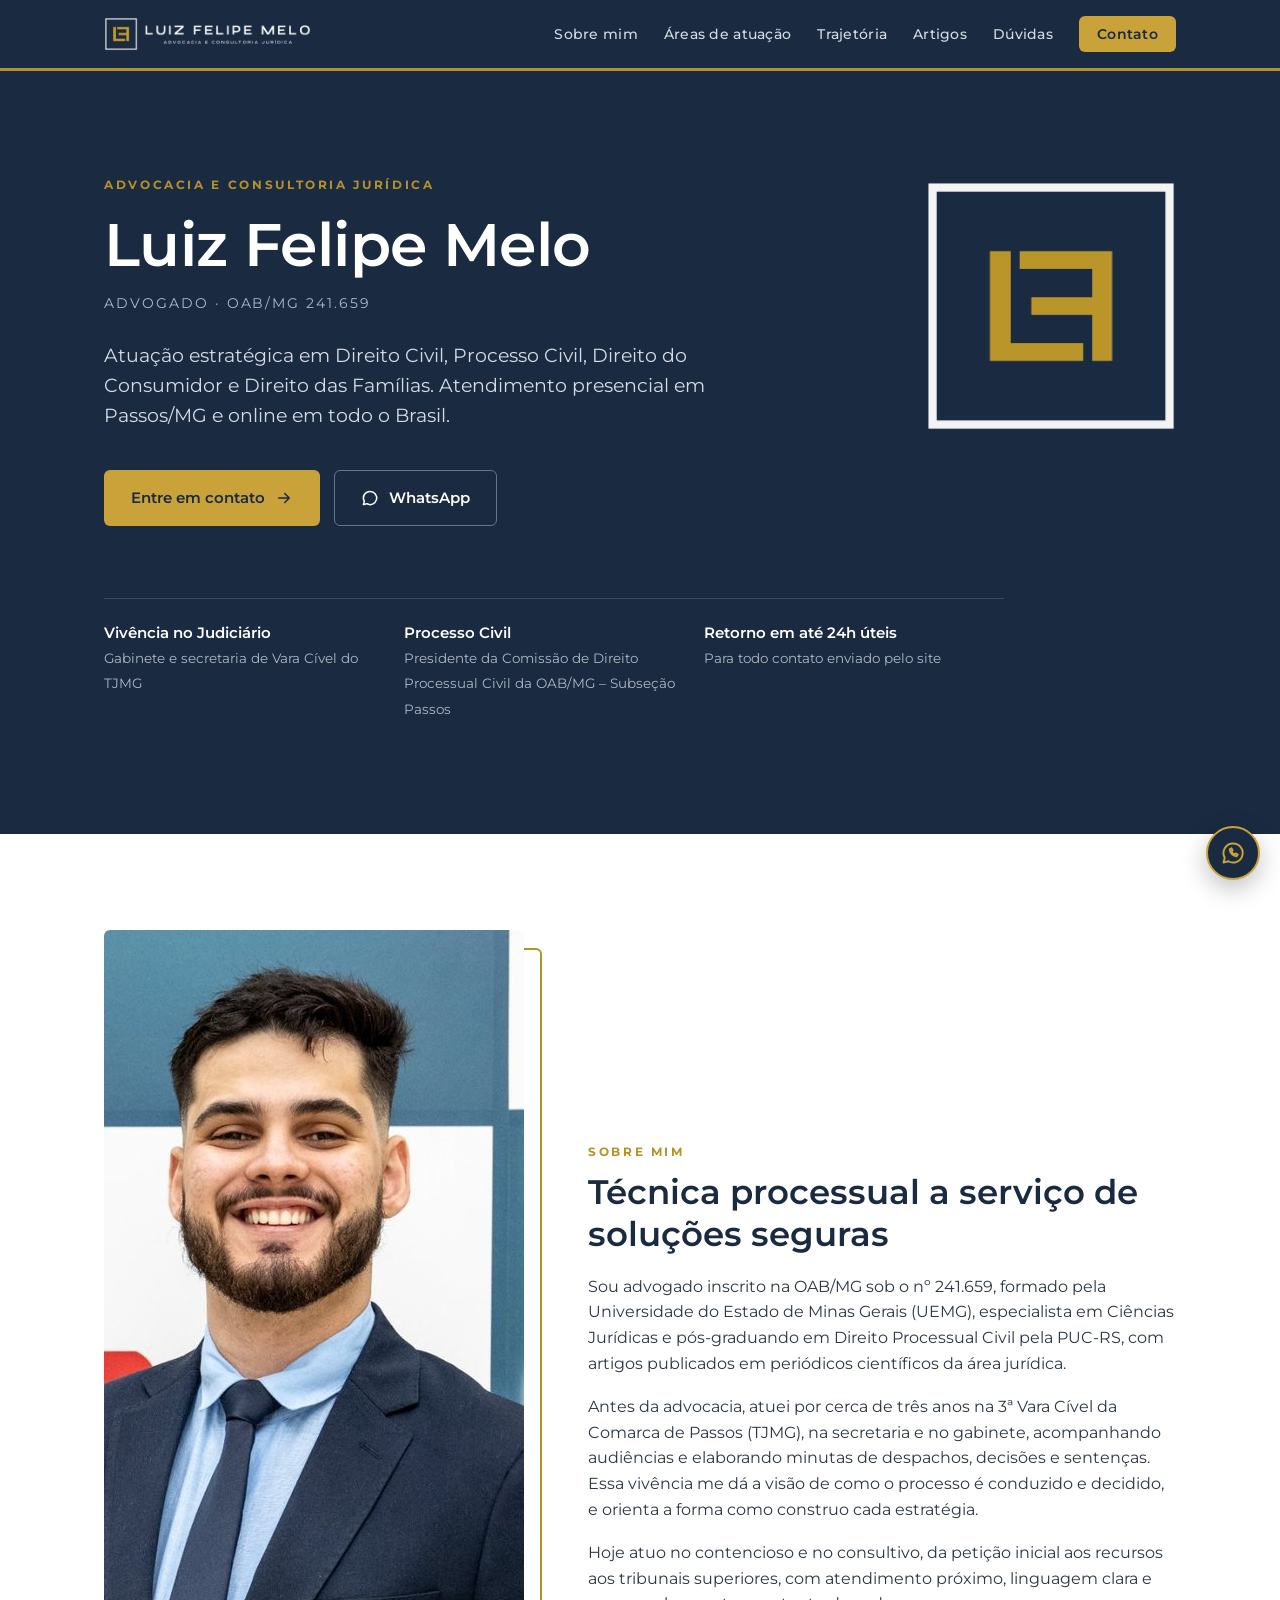
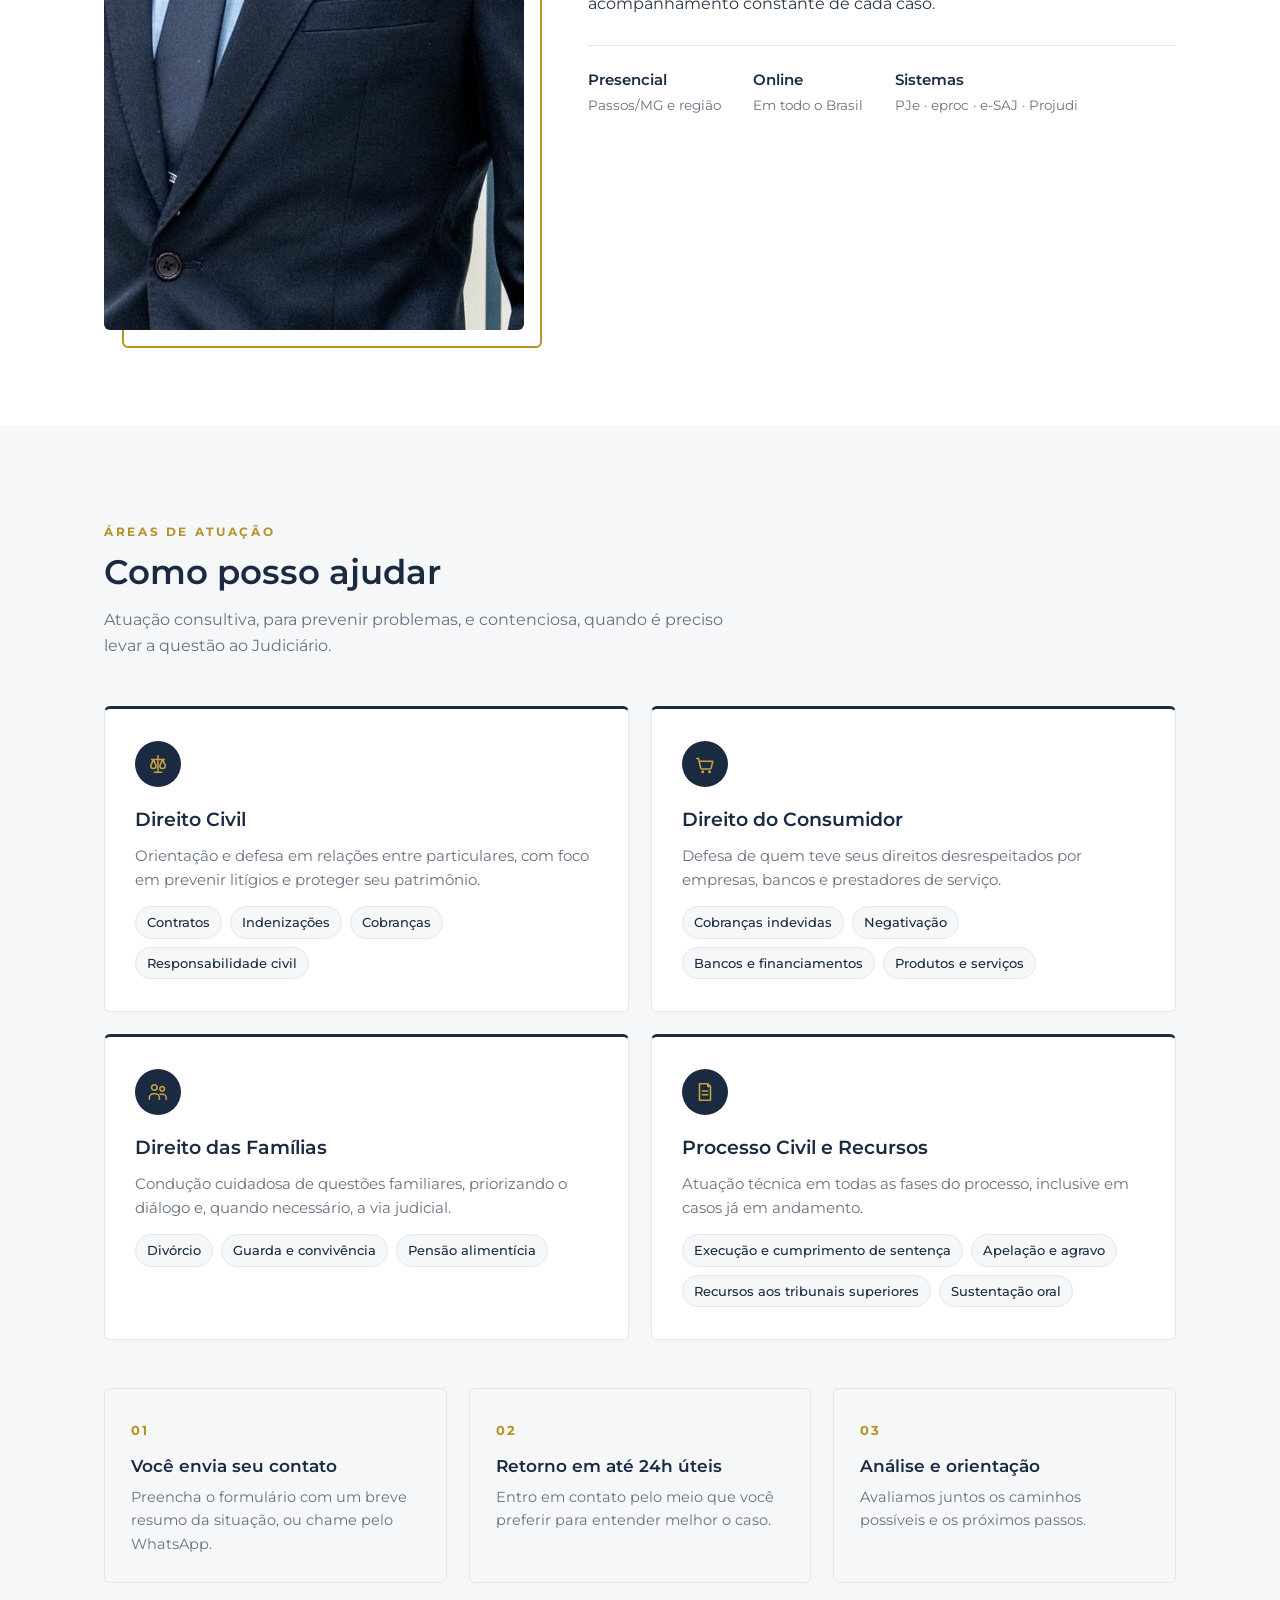
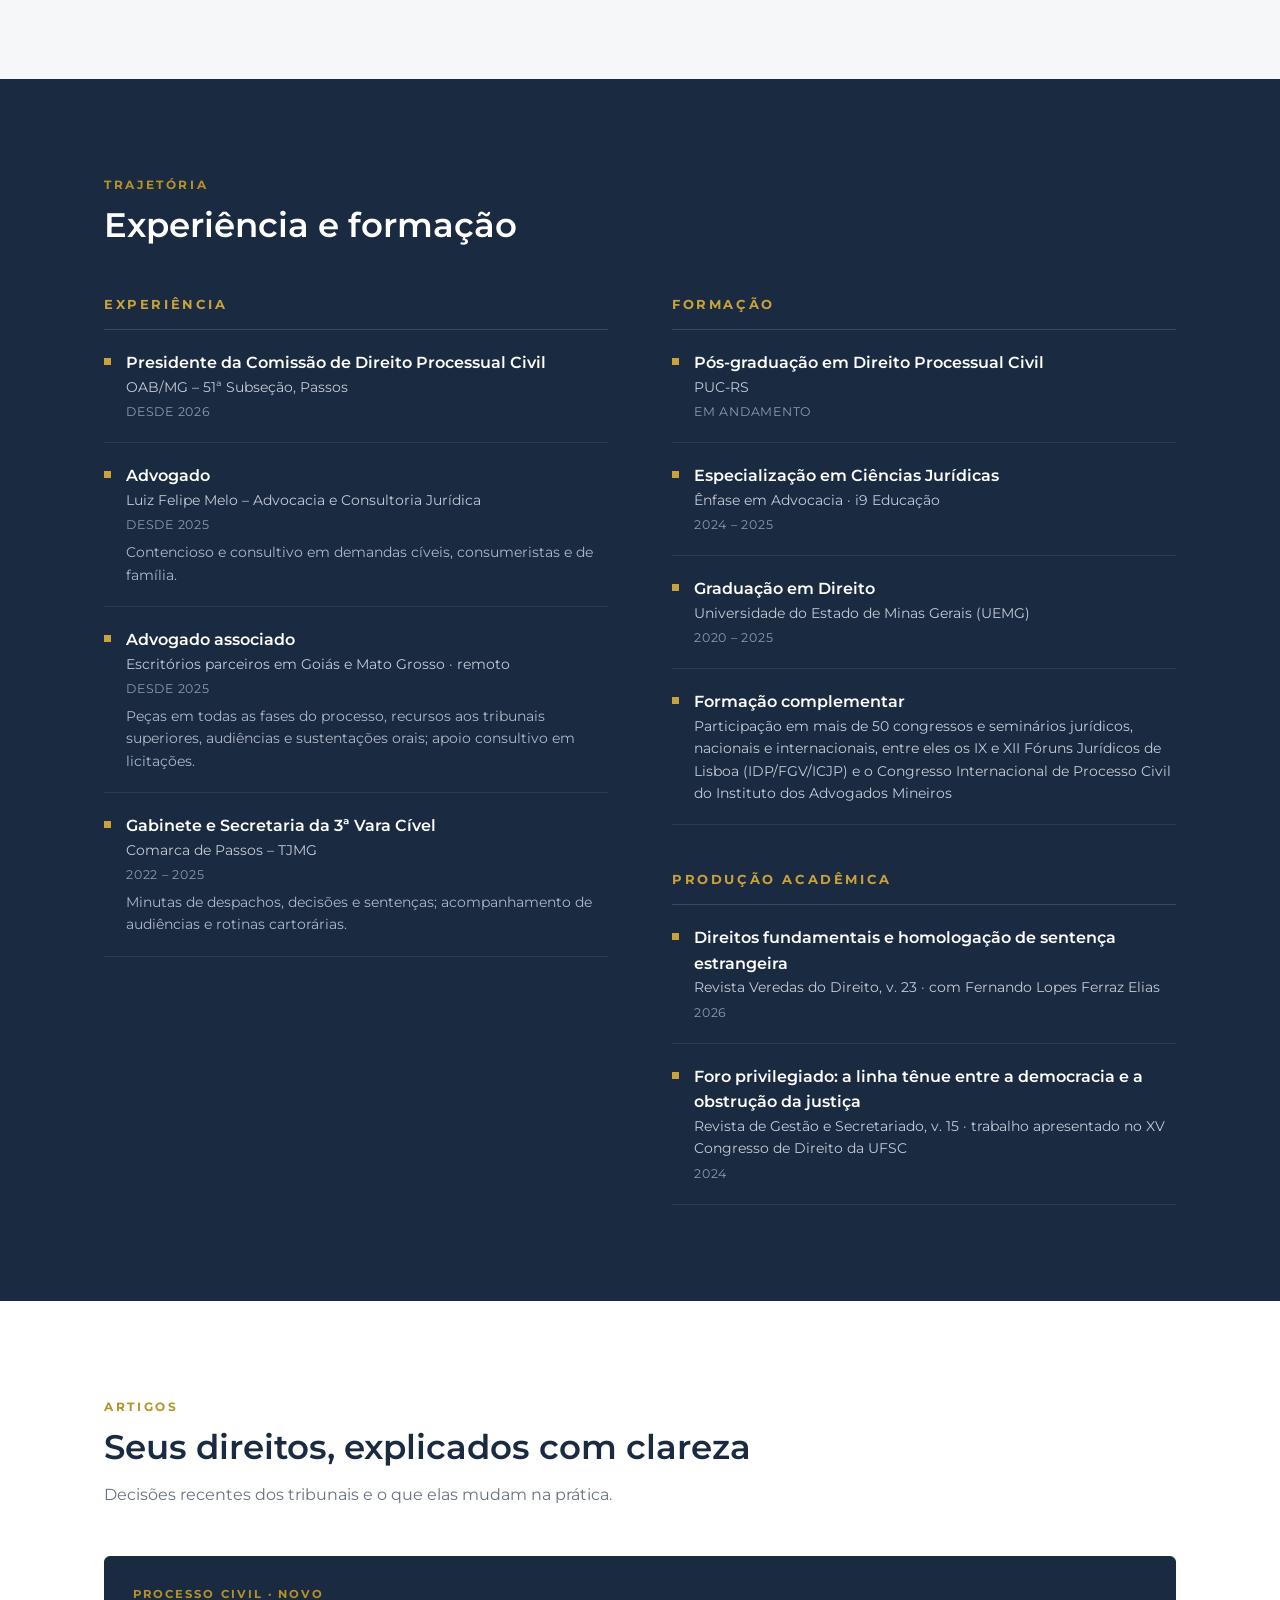
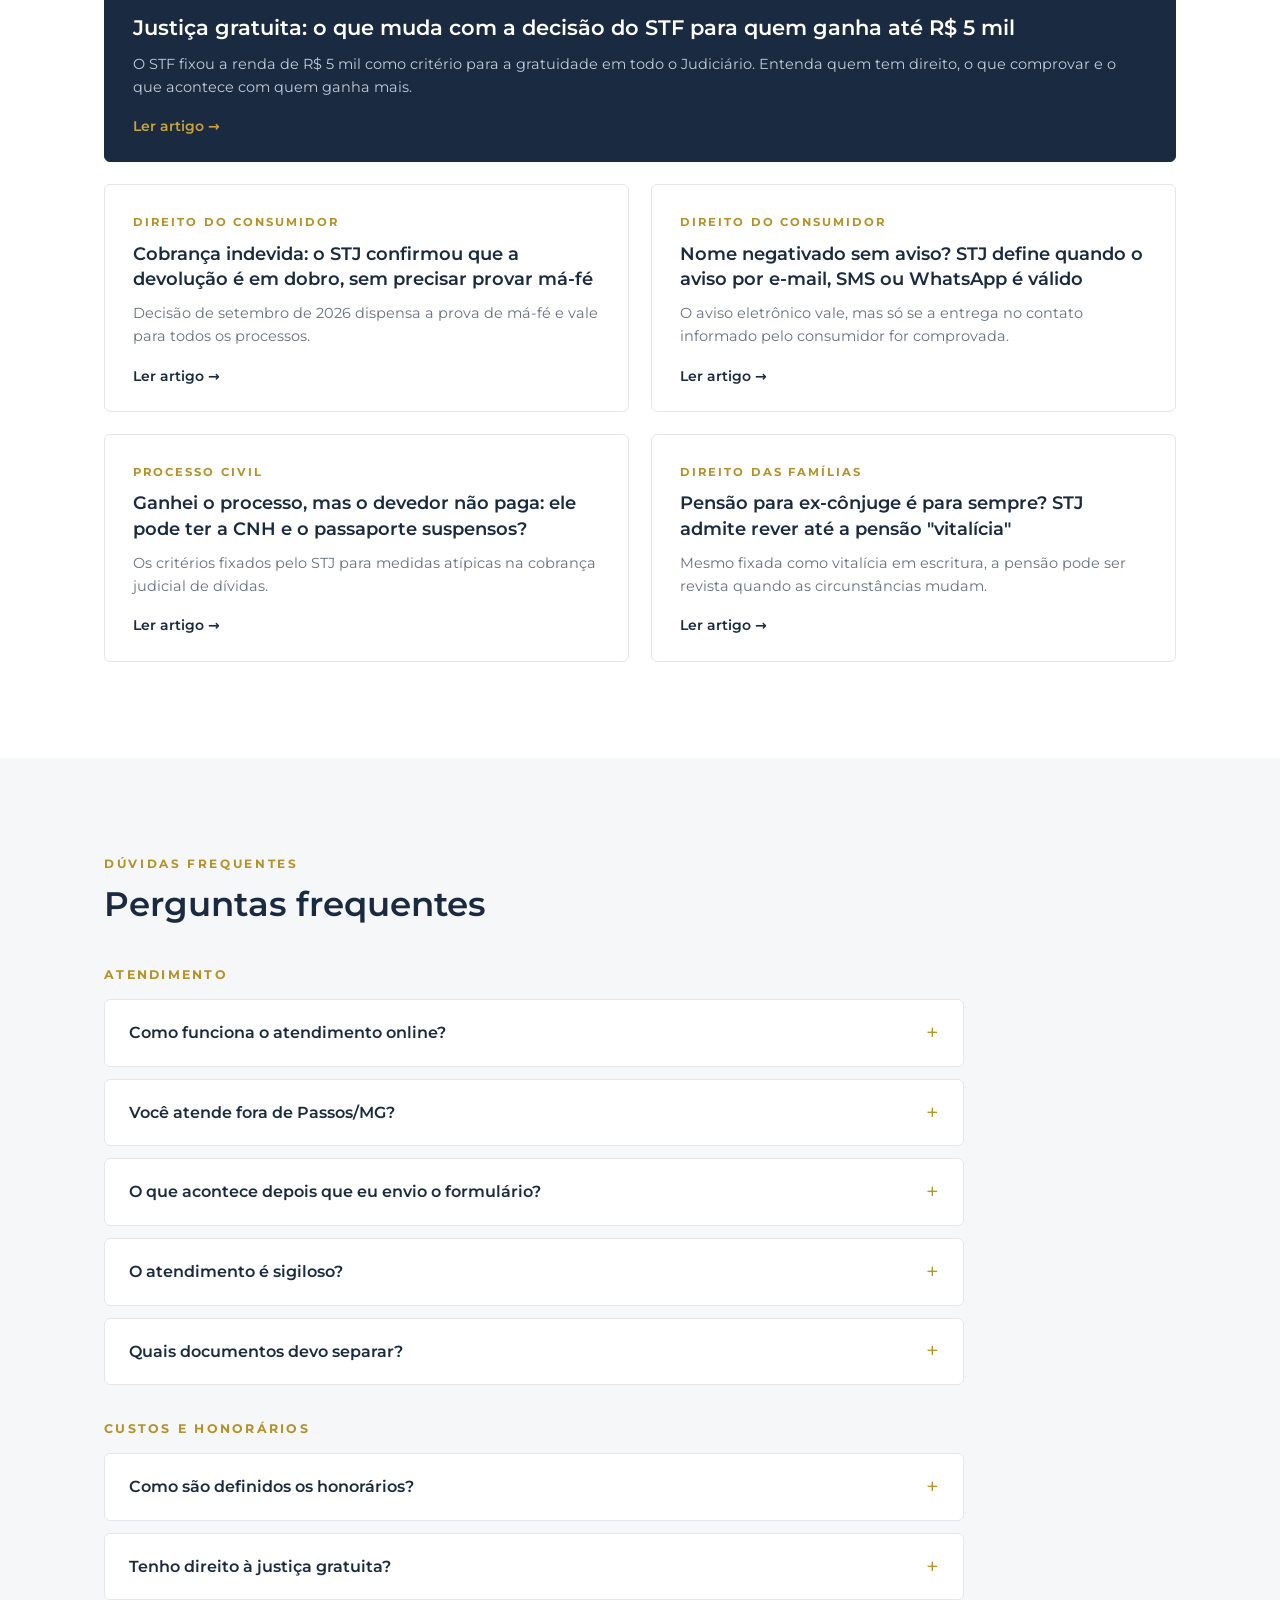
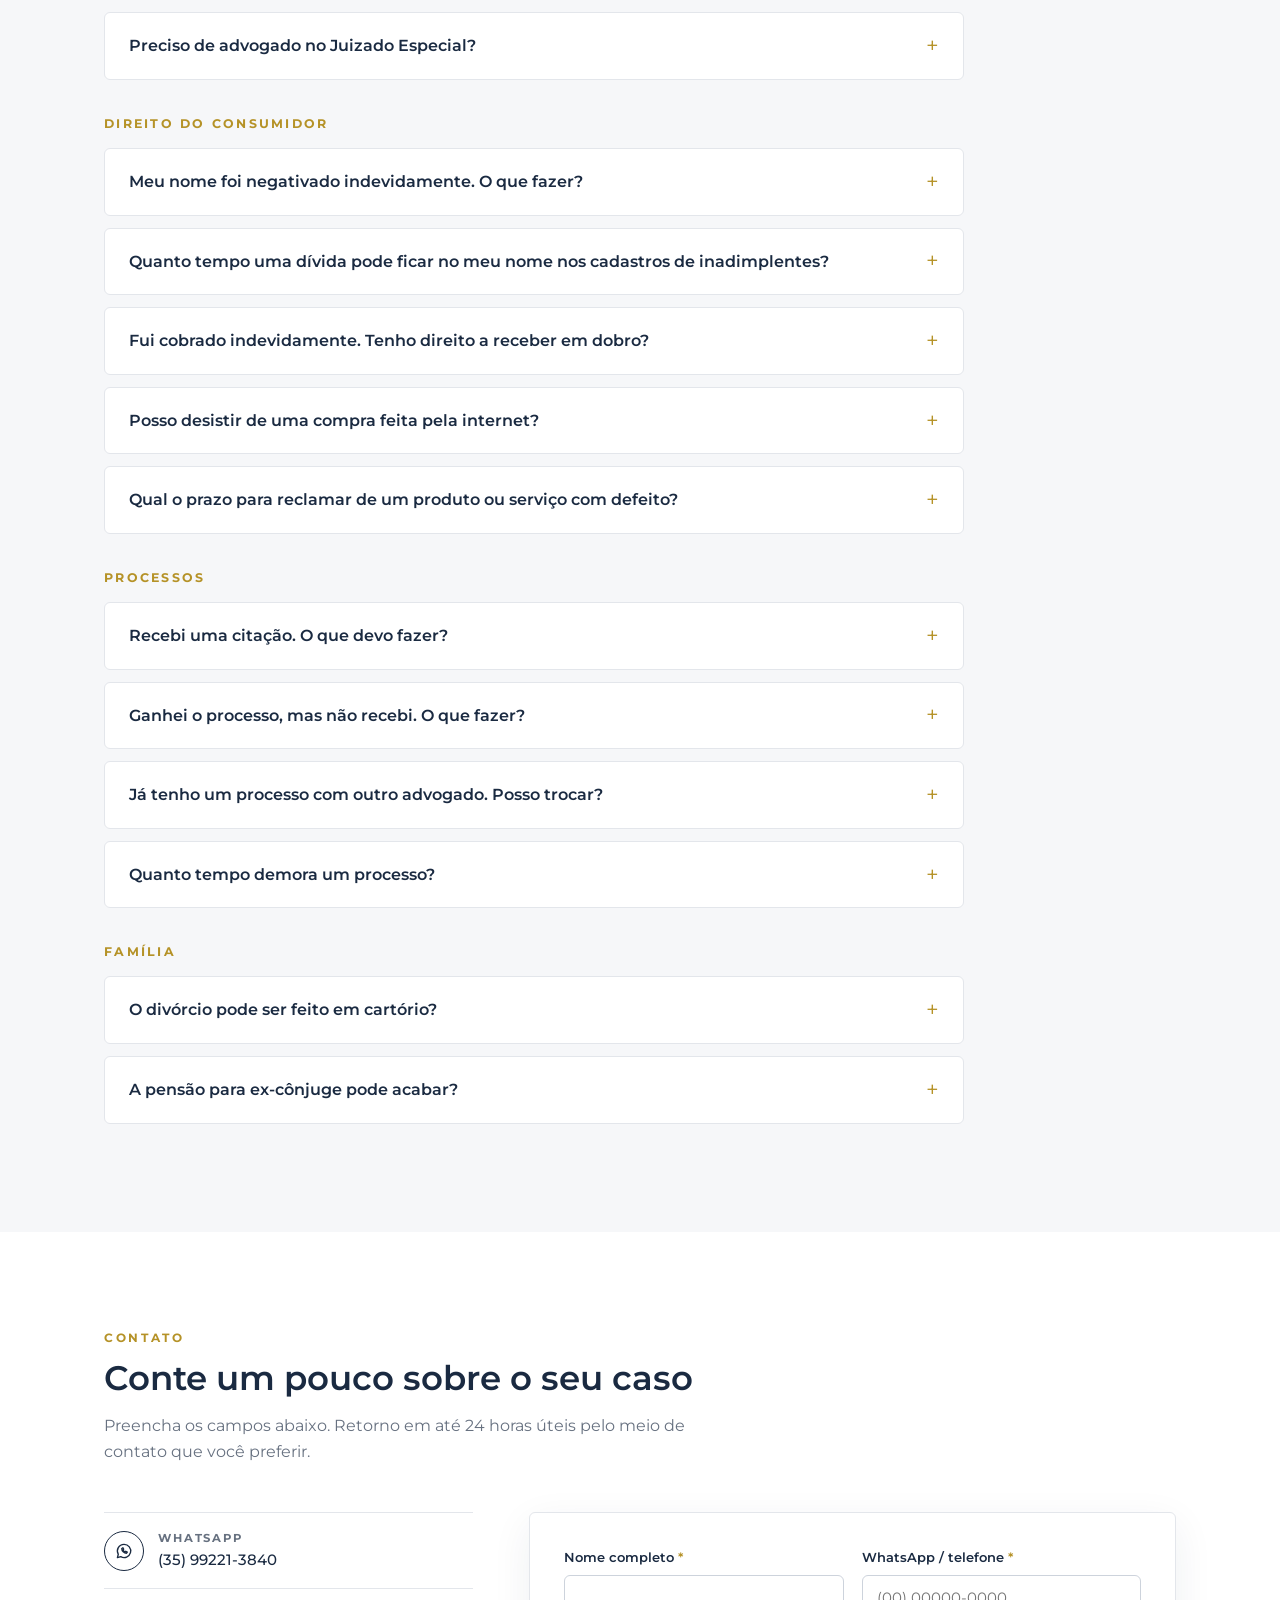
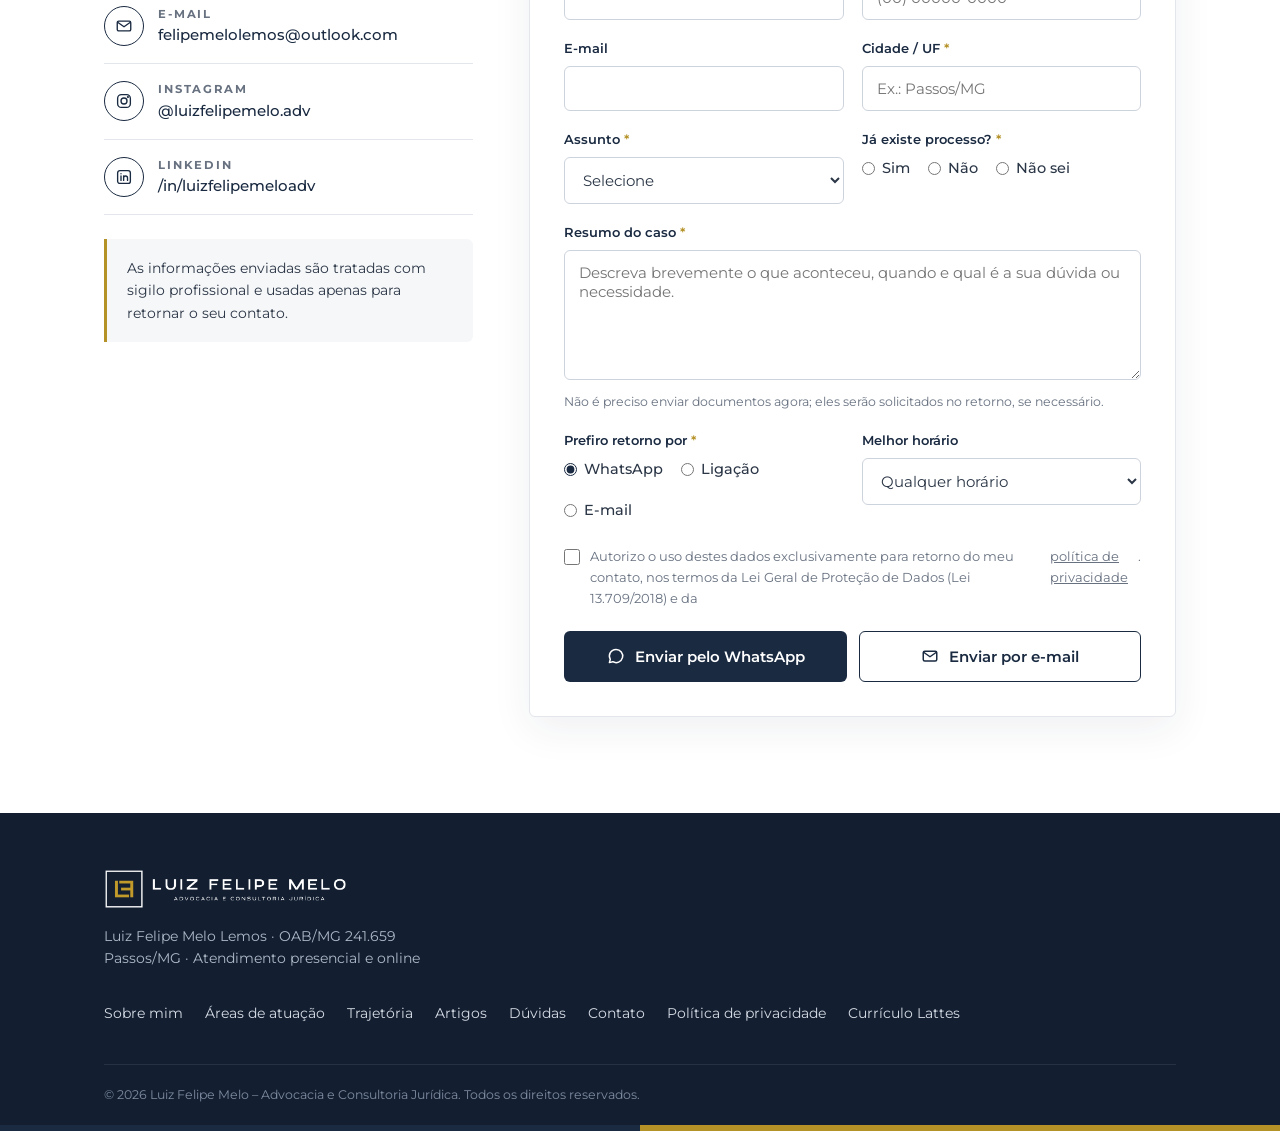
<file: index.html>
<!doctype html>
<html lang="pt-BR">
<head>
<meta charset="utf-8">
<meta name="viewport" content="width=device-width, initial-scale=1">
<title>Luiz Felipe Melo | Advocacia e Consultoria Jurídica</title>
<meta name="description" content="Luiz Felipe Melo, advogado (OAB/MG 241.659). Atuação em Direito Civil, Processo Civil, Direito do Consumidor e Direito das Famílias. Atendimento presencial em Passos/MG e online em todo o Brasil.">
<meta name="theme-color" content="#1A2A41">
<link rel="icon" type="image/png" href="assets/favicon.png">
<link rel="apple-touch-icon" href="assets/apple-touch-icon.png">
<meta property="og:type" content="website">
<meta property="og:locale" content="pt_BR">
<meta property="og:title" content="Luiz Felipe Melo | Advocacia e Consultoria Jurídica">
<meta property="og:description" content="Advogado · OAB/MG 241.659. Direito Civil, Processo Civil, Consumidor e Famílias. Atendimento presencial em Passos/MG e online em todo o Brasil.">
<meta property="og:image" content="https://luizfelipemelo-adv.github.io/assets/og.jpg">
<meta property="og:url" content="https://luizfelipemelo-adv.github.io/">

<style>
  @font-face { font-family: "Montserrat"; font-weight: 400; font-display: swap; src: url("assets/fonts/montserrat-latin-400-normal.woff2") format("woff2"); }
  @font-face { font-family: "Montserrat"; font-weight: 500; font-display: swap; src: url("assets/fonts/montserrat-latin-500-normal.woff2") format("woff2"); }
  @font-face { font-family: "Montserrat"; font-weight: 600; font-display: swap; src: url("assets/fonts/montserrat-latin-600-normal.woff2") format("woff2"); }
  @font-face { font-family: "Montserrat"; font-weight: 700; font-display: swap; src: url("assets/fonts/montserrat-latin-700-normal.woff2") format("woff2"); }

  :root {
    --navy: #1A2A41; --navy-deep: #131F31; --gold: #B59227; --gold-light: #C9A23A;
    --text: #2B3646; --grey: #677180; --hair: #E3E6EB; --paper: #F6F7F9; --white: #FFFFFF;
    --max: 1120px; --r: 6px;
  }
  * { box-sizing: border-box; margin: 0; padding: 0; }
  html { scroll-behavior: smooth; scroll-padding-top: 76px; }
  body { font-family: "Montserrat", system-ui, sans-serif; color: var(--text); background: var(--white); line-height: 1.6; font-size: 16px; -webkit-font-smoothing: antialiased; }
  img { max-width: 100%; display: block; }
  a { color: inherit; }
  .wrap { max-width: var(--max); margin: 0 auto; padding: 0 24px; }
  .eyebrow { font-size: 12px; font-weight: 700; letter-spacing: .22em; text-transform: uppercase; color: var(--gold); }
  h2.title { font-size: clamp(26px, 3.4vw, 34px); font-weight: 600; color: var(--navy); line-height: 1.25; margin-top: 10px; }
  .lead { color: var(--grey); max-width: 640px; margin-top: 14px; }
  section { padding: 96px 0; }

  /* NAV */
  .nav { position: sticky; top: 0; z-index: 50; background: var(--navy); border-bottom: 3px solid var(--gold); }
  .nav .wrap { display: flex; align-items: center; justify-content: space-between; height: 68px; }
  .nav .brand img { height: 34px; width: auto; }
  .nav ul { display: flex; gap: 26px; list-style: none; align-items: center; }
  .nav ul a { color: #D5DBE4; text-decoration: none; font-size: 14px; font-weight: 500; letter-spacing: .02em; }
  .nav ul a:hover { color: var(--white); }
  .nav ul a.btn-nav { color: var(--navy); background: var(--gold-light); padding: 9px 18px; border-radius: var(--r); font-weight: 600; }
  .nav ul a.btn-nav:hover { background: #D4AE48; color: var(--navy); }
  .menu-btn { display: none; background: none; border: 0; width: 42px; height: 42px; cursor: pointer; }
  .menu-btn span { display: block; width: 24px; height: 2px; background: var(--white); margin: 5px auto; transition: .2s; }

  /* HERO */
  .hero { background: var(--navy); color: var(--white); padding: 104px 0 112px; position: relative; overflow: hidden; }
  .hero .mono { position: absolute; right: 24px; top: 6px; width: 250px; height: auto; opacity: .95; }
  .hero .wrap { position: relative; z-index: 1; }
  .hero h1 { font-size: clamp(36px, 5.6vw, 60px); font-weight: 600; line-height: 1.1; margin-top: 18px; letter-spacing: -.01em; }
  .hero .oab { font-size: 14px; letter-spacing: .14em; text-transform: uppercase; color: #AEB8C7; margin-top: 14px; }
  .hero p.intro { font-size: clamp(16px, 1.8vw, 19px); color: #D5DBE4; max-width: 620px; margin-top: 26px; }
  .hero .ctas { display: flex; gap: 14px; flex-wrap: wrap; margin-top: 38px; }
  .btn { display: inline-flex; align-items: center; gap: 10px; padding: 15px 26px; border-radius: var(--r); font-weight: 600; font-size: 15px; text-decoration: none; border: 1.5px solid transparent; cursor: pointer; font-family: inherit; }
  .btn-gold { background: var(--gold-light); color: var(--navy); }
  .btn-gold:hover { background: #D4AE48; }
  .btn-ghost { border-color: rgba(255,255,255,.35); color: var(--white); }
  .btn-ghost:hover { border-color: var(--white); }
  .btn svg { width: 18px; height: 18px; fill: none; stroke: currentColor; stroke-width: 2; stroke-linecap: round; stroke-linejoin: round; }
  .hero .facts { display: grid; grid-template-columns: repeat(3, 1fr); gap: 0; margin-top: 72px; border-top: 1px solid rgba(255,255,255,.14); max-width: 900px; }
  .hero .facts div { padding: 22px 24px 0 0; }
  .hero .facts b { display: block; font-size: 15px; font-weight: 600; color: var(--white); }
  .hero .facts span { font-size: 13.5px; color: #AEB8C7; }

  /* SOBRE */
  .about .grid { display: grid; grid-template-columns: 5fr 7fr; gap: 64px; align-items: center; }
  .about .photo { position: relative; }
  .about .photo img { border-radius: var(--r); width: 100%; aspect-ratio: 4/5; object-fit: cover; }
  .about .photo::before { content: ""; position: absolute; inset: 18px -18px -18px 18px; border: 2px solid var(--gold); border-radius: var(--r); z-index: -1; }
  .about p { margin-top: 18px; }
  .about .sign { margin-top: 28px; padding-top: 22px; border-top: 1px solid var(--hair); display: flex; gap: 32px; flex-wrap: wrap; }
  .about .sign div b { display: block; color: var(--navy); font-weight: 600; font-size: 15px; }
  .about .sign div span { font-size: 13.5px; color: var(--grey); }

  /* ÁREAS */
  .areas { background: var(--paper); }
  .areas .cards { display: grid; grid-template-columns: repeat(2, 1fr); gap: 22px; margin-top: 48px; }
  .card { background: var(--white); border: 1px solid var(--hair); border-radius: var(--r); padding: 32px 30px; border-top: 3px solid var(--navy); }
  .card .ic { width: 46px; height: 46px; border-radius: 50%; background: var(--navy); display: flex; align-items: center; justify-content: center; }
  .card .ic svg { width: 22px; height: 22px; fill: none; stroke: var(--gold-light); stroke-width: 1.7; stroke-linecap: round; stroke-linejoin: round; }
  .card h3 { font-size: 19px; font-weight: 600; color: var(--navy); margin-top: 18px; }
  .card p { color: var(--grey); font-size: 15px; margin-top: 8px; }
  .card ul { list-style: none; margin-top: 14px; display: flex; flex-wrap: wrap; gap: 8px; }
  .card li { font-size: 13px; font-weight: 500; color: var(--navy); background: var(--paper); border: 1px solid var(--hair); padding: 5px 11px; border-radius: 30px; }

  /* COMO FUNCIONA */
  .steps { display: grid; grid-template-columns: repeat(3, 1fr); gap: 22px; margin-top: 48px; counter-reset: s; }
  .step { padding: 28px 26px 26px; border: 1px solid var(--hair); border-radius: var(--r); position: relative; }
  .step::before { counter-increment: s; content: "0" counter(s); font-size: 13px; font-weight: 700; letter-spacing: .16em; color: var(--gold); }
  .step h3 { font-size: 17px; font-weight: 600; color: var(--navy); margin-top: 10px; }
  .step p { font-size: 14.5px; color: var(--grey); margin-top: 6px; }

  /* TRAJETÓRIA */
  .career { background: var(--navy); color: var(--white); }
  .career h2.title { color: var(--white); }
  .career .cols { display: grid; grid-template-columns: 1fr 1fr; gap: 64px; margin-top: 48px; }
  .career h3 { font-size: 13px; font-weight: 700; letter-spacing: .2em; text-transform: uppercase; color: var(--gold-light); padding-bottom: 14px; border-bottom: 1px solid rgba(255,255,255,.14); }
  .tl { list-style: none; }
  .tl li { padding: 20px 0 20px 22px; border-bottom: 1px solid rgba(255,255,255,.08); position: relative; }
  .tl li::before { content: ""; position: absolute; left: 0; top: 28px; width: 7px; height: 7px; background: var(--gold-light); }
  .tl b { display: block; font-weight: 600; font-size: 16px; }
  .tl .where { display: block; font-size: 14px; color: #C3CBD7; }
  .tl .when { display: block; font-size: 12.5px; color: #8E9AAD; letter-spacing: .06em; text-transform: uppercase; margin-top: 4px; }
  .tl p { font-size: 14px; color: #AEB8C7; margin-top: 6px; }

  /* ARTIGOS */
  .posts { display: grid; grid-template-columns: repeat(2, 1fr); gap: 22px; margin-top: 48px; }
  .post { display: flex; flex-direction: column; border: 1px solid var(--hair); border-radius: var(--r); padding: 28px 28px 24px; text-decoration: none; color: inherit; transition: border-color .2s, box-shadow .2s; }
  .post:hover { border-color: var(--navy); box-shadow: 0 10px 30px rgba(26,42,65,.08); }
  .post .tag { font-size: 11.5px; font-weight: 700; letter-spacing: .18em; text-transform: uppercase; color: var(--gold); }
  .post h3 { font-size: 18px; font-weight: 600; color: var(--navy); line-height: 1.4; margin-top: 10px; }
  .post p { font-size: 14.5px; color: var(--grey); margin-top: 10px; flex: 1; }
  .post.featured { grid-column: 1 / -1; background: var(--navy); border-color: var(--navy); }
  .post.featured h3 { color: #fff; font-size: 21px; }
  .post.featured p { color: #C3CBD7; }
  .post.featured .read { color: var(--gold-light); }
  .post.featured:hover { border-color: var(--gold); }
  .post .read { font-size: 14px; font-weight: 600; color: var(--navy); margin-top: 16px; }

  /* DÚVIDAS */
  .faq { background: var(--paper); }
  .faq .list { margin-top: 40px; max-width: 860px; }
  .faq .fgroup { font-size: 12.5px; font-weight: 700; letter-spacing: .18em; text-transform: uppercase; color: var(--gold); margin: 34px 0 14px; }
  .faq .fgroup:first-child { margin-top: 0; }
  .faq details p a { color: var(--navy); font-weight: 600; }
  .faq details { background: var(--white); border: 1px solid var(--hair); border-radius: var(--r); margin-bottom: 12px; }
  .faq summary { list-style: none; cursor: pointer; padding: 20px 56px 20px 24px; font-weight: 600; color: var(--navy); font-size: 16px; position: relative; }
  .faq summary::-webkit-details-marker { display: none; }
  .faq summary::after { content: "+"; position: absolute; right: 24px; top: 50%; transform: translateY(-50%); font-size: 22px; font-weight: 400; color: var(--gold); }
  .faq details[open] summary::after { content: "\2212"; }
  .faq details p { padding: 0 24px 22px; color: var(--text); font-size: 15px; }

  /* CONTATO */
  .contact .grid { display: grid; grid-template-columns: 4fr 7fr; gap: 56px; margin-top: 48px; align-items: start; }
  .channels a { display: flex; align-items: center; gap: 14px; padding: 16px 0; border-bottom: 1px solid var(--hair); text-decoration: none; }
  .channels a:first-child { border-top: 1px solid var(--hair); }
  .channels .ci { width: 40px; height: 40px; flex: 0 0 40px; border-radius: 50%; border: 1.5px solid var(--navy); display: flex; align-items: center; justify-content: center; }
  .channels .ci svg { width: 18px; height: 18px; fill: none; stroke: var(--navy); stroke-width: 1.8; stroke-linecap: round; stroke-linejoin: round; }
  .channels small { display: block; font-size: 11.5px; font-weight: 700; letter-spacing: .16em; text-transform: uppercase; color: var(--grey); }
  .channels span.v { display: block; font-weight: 500; color: var(--navy); font-size: 15px; word-break: break-word; }
  .note { margin-top: 24px; padding: 18px 20px; background: var(--paper); border-left: 3px solid var(--gold); font-size: 14px; color: var(--text); border-radius: 0 var(--r) var(--r) 0; }

  form { background: var(--white); border: 1px solid var(--hair); border-radius: var(--r); padding: 34px; box-shadow: 0 12px 40px rgba(26,42,65,.07); }
  .row { display: grid; grid-template-columns: 1fr 1fr; gap: 18px; }
  .f { margin-bottom: 18px; }
  .f label, .f .lbl { display: block; font-size: 13px; font-weight: 600; color: var(--navy); margin-bottom: 7px; }
  .f label i, .f .lbl i { color: var(--gold); font-style: normal; }
  .f input, .f select, .f textarea { width: 100%; font-family: inherit; font-size: 15px; color: var(--text); padding: 12px 14px; border: 1px solid #CDD3DC; border-radius: var(--r); background: var(--white); outline: none; }
  .f textarea { min-height: 130px; resize: vertical; }
  .f input:focus, .f select:focus, .f textarea:focus { border-color: var(--navy); box-shadow: 0 0 0 3px rgba(26,42,65,.1); }
  .f .hint { font-size: 12.5px; color: var(--grey); margin-top: 5px; }
  .radios { display: flex; gap: 18px; flex-wrap: wrap; }
  .radios label { display: flex; align-items: center; gap: 7px; font-weight: 500; font-size: 14.5px; color: var(--text); margin: 0; cursor: pointer; }
  .radios input { width: auto; accent-color: var(--navy); }
  .consent { display: flex; gap: 10px; align-items: flex-start; font-size: 13px; color: var(--grey); margin: 6px 0 22px; }
  .consent input { margin-top: 3px; accent-color: var(--navy); width: 16px; height: 16px; flex: 0 0 16px; }
  .send { display: flex; gap: 12px; flex-wrap: wrap; }
  .send .btn { flex: 1 1 220px; justify-content: center; }
  .btn-navy { background: var(--navy); color: var(--white); }
  .btn-navy:hover { background: var(--navy-deep); }
  .btn-line { border-color: var(--navy); color: var(--navy); background: transparent; }
  .btn-line:hover { background: var(--paper); }
  .err { display: none; color: #A3302A; font-size: 13.5px; margin-bottom: 14px; }
  .err.show { display: block; }
  .ok { display: none; margin-top: 16px; font-size: 14px; color: var(--navy); background: var(--paper); padding: 14px 16px; border-radius: var(--r); }
  .ok.show { display: block; }
  .f.invalid input, .f.invalid select, .f.invalid textarea { border-color: #A3302A; }

  /* FOOTER */
  footer { background: var(--navy-deep); color: #AEB8C7; padding: 56px 0 0; font-size: 14px; }
  footer .top { display: flex; justify-content: space-between; gap: 32px; flex-wrap: wrap; padding-bottom: 40px; }
  footer img { height: 40px; width: auto; }
  footer .links { display: flex; gap: 22px; flex-wrap: wrap; }
  footer .links a { text-decoration: none; color: #D5DBE4; }
  footer .links a:hover { color: var(--white); }
  footer .bottom { border-top: 1px solid rgba(255,255,255,.08); padding: 20px 0; font-size: 12.5px; color: #7F8BA0; }
  .bar { display: flex; height: 6px; } .bar i { flex: 1; background: var(--navy); } .bar i + i { background: var(--gold); }

  /* WHATSAPP FLUTUANTE */
  .wa-float { position: fixed; right: 20px; bottom: 20px; z-index: 60; width: 54px; height: 54px; border-radius: 50%; background: var(--navy); border: 2px solid var(--gold-light);
              display: flex; align-items: center; justify-content: center; box-shadow: 0 8px 24px rgba(0,0,0,.25); }
  .wa-float svg { width: 26px; height: 26px; fill: none; stroke: var(--gold-light); stroke-width: 1.8; stroke-linecap: round; stroke-linejoin: round; }

  /* RESPONSIVO */
  @media (max-width: 900px) {
    section { padding: 72px 0; }
    .menu-btn { display: block; }
    .nav ul { display: none; position: absolute; top: 71px; left: 0; right: 0; background: var(--navy); flex-direction: column; gap: 0; padding: 8px 24px 20px; border-bottom: 3px solid var(--gold); }
    .nav.open ul { display: flex; }
    .nav ul li { width: 100%; }
    .nav ul a { display: block; padding: 14px 0; border-bottom: 1px solid rgba(255,255,255,.08); font-size: 16px; }
    .nav ul a.btn-nav { text-align: center; margin-top: 14px; border: 0; }
    .hero { padding: 72px 0 80px; }
    .hero .mono { display: none; }
    .hero .facts { grid-template-columns: 1fr; margin-top: 48px; }
    .hero .facts div { padding: 16px 0; border-bottom: 1px solid rgba(255,255,255,.08); }
    .about .grid, .career .cols, .contact .grid { grid-template-columns: 1fr; gap: 44px; }
    .about .photo { max-width: 380px; margin-right: 18px; }
    .areas .cards, .steps, .posts { grid-template-columns: 1fr; }
    .faq summary { font-size: 15px; padding: 18px 50px 18px 18px; }
    .faq details p { padding: 0 18px 18px; }
    .row { grid-template-columns: 1fr; gap: 0; }
    form { padding: 24px 20px; }
  }
</style>
<script type="application/ld+json" id="faq-ld">{"@context": "https://schema.org", "@type": "FAQPage", "mainEntity": [{"@type": "Question", "name": "Como funciona o atendimento online?", "acceptedAnswer": {"@type": "Answer", "text": "O primeiro contato pode ser feito pelo formulário deste site ou pelo WhatsApp. A partir daí, as conversas acontecem por videochamada, telefone ou mensagem, e os documentos são enviados em formato digital. Como os processos são eletrônicos, é possível acompanhar casos em todo o Brasil sem necessidade de deslocamento."}}, {"@type": "Question", "name": "Você atende fora de Passos/MG?", "acceptedAnswer": {"@type": "Answer", "text": "Sim. O atendimento presencial é feito em Passos/MG e região, e o atendimento online alcança clientes em todo o país. Quando o caso exigir algum ato presencial em outra cidade, isso é avaliado e combinado previamente."}}, {"@type": "Question", "name": "O que acontece depois que eu envio o formulário?", "acceptedAnswer": {"@type": "Answer", "text": "Você recebe um retorno em até 24 horas úteis, pelo meio de contato que preferir, para entender melhor a situação."}}, {"@type": "Question", "name": "O atendimento é sigiloso?", "acceptedAnswer": {"@type": "Answer", "text": "Sim. Tudo o que é relatado ao advogado é protegido pelo sigilo profissional, previsto no Estatuto da Advocacia e no Código de Ética da OAB, inclusive as informações enviadas pelo formulário ou pelo WhatsApp."}}, {"@type": "Question", "name": "Quais documentos devo separar?", "acceptedAnswer": {"@type": "Answer", "text": "Depende do assunto, mas em geral ajudam: documento de identidade, comprovante de endereço, contratos, comprovantes de pagamento, conversas, e-mails, protocolos de atendimento e, se houver processo, o número dele. Não é preciso enviar tudo no primeiro contato; os documentos necessários são indicados no retorno."}}, {"@type": "Question", "name": "Como são definidos os honorários?", "acceptedAnswer": {"@type": "Answer", "text": "Os honorários são definidos depois de entender o caso, considerando sua complexidade e o trabalho envolvido, e são formalizados em contrato escrito, com transparência sobre valores e forma de pagamento, observada a Tabela de Honorários da OAB/MG."}}, {"@type": "Question", "name": "Tenho direito à justiça gratuita?", "acceptedAnswer": {"@type": "Answer", "text": "A justiça gratuita dispensa as despesas do processo para quem não pode pagá-las sem prejuízo do próprio sustento. Em setembro de 2026, o STF fixou que quem recebe salário de até R$ 5 mil tem essa insuficiência presumida, e quem ganha mais pode obter o benefício comprovando a sua situação. Entenda a decisão."}}, {"@type": "Question", "name": "Preciso de advogado no Juizado Especial?", "acceptedAnswer": {"@type": "Answer", "text": "Nas causas de até 20 salários mínimos, é possível ingressar no Juizado Especial Cível sem advogado. Acima desse valor, e para recorrer da sentença, a assistência de advogado é obrigatória. Mesmo nos casos mais simples, a orientação técnica ajuda a formular o pedido corretamente e a reunir as provas certas."}}, {"@type": "Question", "name": "Meu nome foi negativado indevidamente. O que fazer?", "acceptedAnswer": {"@type": "Answer", "text": "O primeiro passo é consultar o cadastro, identificar a empresa responsável e verificar se a dívida existe e se você foi avisado previamente. Uma inclusão indevida pode ser cancelada e, conforme o caso, gerar indenização. Veja o que mudou sobre o aviso por e-mail, SMS e WhatsApp."}}, {"@type": "Question", "name": "Quanto tempo uma dívida pode ficar no meu nome nos cadastros de inadimplentes?", "acceptedAnswer": {"@type": "Answer", "text": "Pelo Código de Defesa do Consumidor (art. 43, § 1º), as informações negativas não podem permanecer nos cadastros por mais de cinco anos. Depois desse prazo, o registro deve ser excluído, mesmo que a dívida não tenha sido paga."}}, {"@type": "Question", "name": "Fui cobrado indevidamente. Tenho direito a receber em dobro?", "acceptedAnswer": {"@type": "Answer", "text": "O Código de Defesa do Consumidor garante a devolução em dobro do que foi pago indevidamente, salvo engano justificável. Em 2026, o STJ confirmou que não é preciso provar má-fé da empresa. Entenda a decisão."}}, {"@type": "Question", "name": "Posso desistir de uma compra feita pela internet?", "acceptedAnswer": {"@type": "Answer", "text": "Sim. Nas compras feitas fora do estabelecimento comercial, como pela internet ou por telefone, o consumidor pode desistir em até 7 dias, contados da assinatura do contrato ou do recebimento do produto, com devolução dos valores pagos (art. 49 do CDC)."}}, {"@type": "Question", "name": "Qual o prazo para reclamar de um produto ou serviço com defeito?", "acceptedAnswer": {"@type": "Answer", "text": "Pelo artigo 26 do CDC, o prazo é de 30 dias para produtos e serviços não duráveis e de 90 dias para os duráveis. Quando o defeito é oculto, o prazo começa a contar a partir do momento em que ele aparece."}}, {"@type": "Question", "name": "Recebi uma citação. O que devo fazer?", "acceptedAnswer": {"@type": "Answer", "text": "Procure um advogado o quanto antes. A citação marca o início do prazo para apresentar defesa, que no procedimento comum é, em regra, de 15 dias úteis. Perder esse prazo pode levar a que os fatos alegados pela outra parte sejam considerados verdadeiros."}}, {"@type": "Question", "name": "Ganhei o processo, mas não recebi. O que fazer?", "acceptedAnswer": {"@type": "Answer", "text": "Quando o devedor não paga voluntariamente, inicia-se o cumprimento de sentença, com bloqueio de valores e penhora de bens. Em situações específicas, o juiz pode adotar medidas como a suspensão da CNH. Veja os critérios fixados pelo STJ."}}, {"@type": "Question", "name": "Já tenho um processo com outro advogado. Posso trocar?", "acceptedAnswer": {"@type": "Answer", "text": "Sim, o cliente pode trocar de advogado a qualquer momento. Pelo Código de Ética da OAB, o novo advogado deve dar ciência ao colega anteriormente constituído, salvo em situações urgentes. A transição é feita de forma organizada, para que o processo não seja prejudicado."}}, {"@type": "Question", "name": "Quanto tempo demora um processo?", "acceptedAnswer": {"@type": "Answer", "text": "Não é possível prometer prazos, porque a duração depende do tipo de ação, da complexidade do caso, da defesa da outra parte e do andamento do próprio Judiciário. O que é possível garantir é acompanhamento constante e informação clara sobre cada etapa."}}, {"@type": "Question", "name": "O divórcio pode ser feito em cartório?", "acceptedAnswer": {"@type": "Answer", "text": "Sim, quando o casal está de acordo. O divórcio em cartório é feito por escritura pública, sempre com a assistência de advogado. Desde 2024, com a Resolução 571 do CNJ, ele também é possível quando há filhos menores, desde que as questões de guarda, convivência e pensão sejam resolvidas na Justiça."}}, {"@type": "Question", "name": "A pensão para ex-cônjuge pode acabar?", "acceptedAnswer": {"@type": "Answer", "text": "Sim. Mudanças relevantes na situação de quem recebe ou de quem paga podem justificar a revisão ou a extinção da pensão, mas isso depende de decisão judicial ou de novo acordo formalizado. Veja o que decidiu o STJ."}}]}</script>
</head>
<body>

<header class="nav" id="topo">
  <div class="wrap">
    <a class="brand" href="#inicio" aria-label="Início"><img src="assets/logo-horizontal.png" alt="Luiz Felipe Melo - Advocacia e Consultoria Jurídica"></a>
    <button class="menu-btn" aria-label="Abrir menu" aria-expanded="false"><span></span><span></span><span></span></button>
    <ul>
      <li><a href="#sobre">Sobre mim</a></li>
      <li><a href="#atuacao">Áreas de atuação</a></li>
      <li><a href="#trajetoria">Trajetória</a></li>
      <li><a href="#artigos">Artigos</a></li>
      <li><a href="#duvidas">Dúvidas</a></li>
      <li><a href="#contato" class="btn-nav">Contato</a></li>
    </ul>
  </div>
</header>

<main>
  <!-- INÍCIO -->
  <section class="hero" id="inicio">
    <div class="wrap">
      <img class="mono" src="assets/icone.png" alt="" aria-hidden="true">
      <div class="eyebrow">Advocacia e Consultoria Jurídica</div>
      <h1>Luiz Felipe Melo</h1>
      <div class="oab">Advogado · OAB/MG 241.659</div>
      <p class="intro">Atuação estratégica em Direito Civil, Processo Civil, Direito do Consumidor e Direito das Famílias. Atendimento presencial em Passos/MG e online em todo o Brasil.</p>
      <div class="ctas">
        <a class="btn btn-gold" href="#contato">Entre em contato
          <svg viewBox="0 0 24 24"><path d="M5 12h14M13 6l6 6-6 6"/></svg></a>
        <a class="btn btn-ghost" href="https://wa.me/5535992213840" target="_blank" rel="noopener">
          <svg viewBox="0 0 24 24"><path d="M12 3.2a8.8 8.8 0 0 0-7.6 13.2L3.2 20.8l4.5-1.2A8.8 8.8 0 1 0 12 3.2z"/></svg>WhatsApp</a>
      </div>
      <div class="facts">
        <div><b>Vivência no Judiciário</b><span>Gabinete e secretaria de Vara Cível do TJMG</span></div>
        <div><b>Processo Civil</b><span>Presidente da Comissão de Direito Processual Civil da OAB/MG – Subseção Passos</span></div>
        <div><b>Retorno em até 24h úteis</b><span>Para todo contato enviado pelo site</span></div>
      </div>
    </div>
  </section>

  <!-- SOBRE -->
  <section class="about" id="sobre">
    <div class="wrap grid">
      <div class="photo"><img src="assets/foto-luiz-felipe.jpg" alt="Foto de Luiz Felipe Melo" width="800" height="1000" loading="lazy"></div>
      <div>
        <div class="eyebrow">Sobre mim</div>
        <h2 class="title">Técnica processual a serviço de soluções seguras</h2>
        <p>Sou advogado inscrito na OAB/MG sob o nº 241.659, formado pela Universidade do Estado de Minas Gerais (UEMG), especialista em Ciências Jurídicas e pós-graduando em Direito Processual Civil pela PUC-RS, com artigos publicados em periódicos científicos da área jurídica.</p>
        <p>Antes da advocacia, atuei por cerca de três anos na 3ª Vara Cível da Comarca de Passos (TJMG), na secretaria e no gabinete, acompanhando audiências e elaborando minutas de despachos, decisões e sentenças. Essa vivência me dá a visão de como o processo é conduzido e decidido, e orienta a forma como construo cada estratégia.</p>
        <p>Hoje atuo no contencioso e no consultivo, da petição inicial aos recursos aos tribunais superiores, com atendimento próximo, linguagem clara e acompanhamento constante de cada caso.</p>
        <div class="sign">
          <div><b>Presencial</b><span>Passos/MG e região</span></div>
          <div><b>Online</b><span>Em todo o Brasil</span></div>
          <div><b>Sistemas</b><span>PJe · eproc · e-SAJ · Projudi</span></div>
        </div>
      </div>
    </div>
  </section>

  <!-- ÁREAS -->
  <section class="areas" id="atuacao">
    <div class="wrap">
      <div class="eyebrow">Áreas de atuação</div>
      <h2 class="title">Como posso ajudar</h2>
      <p class="lead">Atuação consultiva, para prevenir problemas, e contenciosa, quando é preciso levar a questão ao Judiciário.</p>
      <div class="cards">
        <article class="card">
          <div class="ic"><svg viewBox="0 0 24 24"><path d="M12 3v18M5 7h14M7 7l-3 7a3 3 0 0 0 6 0zM17 7l-3 7a3 3 0 0 0 6 0zM8 21h8"/></svg></div>
          <h3>Direito Civil</h3>
          <p>Orientação e defesa em relações entre particulares, com foco em prevenir litígios e proteger seu patrimônio.</p>
          <ul><li>Contratos</li><li>Indenizações</li><li>Cobranças</li><li>Responsabilidade civil</li></ul>
        </article>
        <article class="card">
          <div class="ic"><svg viewBox="0 0 24 24"><path d="M3 6h2l2.2 10.2a1.5 1.5 0 0 0 1.5 1.2h8.6a1.5 1.5 0 0 0 1.5-1.2L20.5 9H6.2"/><circle cx="9.5" cy="20.5" r=".8"/><circle cx="17" cy="20.5" r=".8"/></svg></div>
          <h3>Direito do Consumidor</h3>
          <p>Defesa de quem teve seus direitos desrespeitados por empresas, bancos e prestadores de serviço.</p>
          <ul><li>Cobranças indevidas</li><li>Negativação</li><li>Bancos e financiamentos</li><li>Produtos e serviços</li></ul>
        </article>
        <article class="card">
          <div class="ic"><svg viewBox="0 0 24 24"><circle cx="8" cy="7" r="3"/><circle cx="16.5" cy="8.5" r="2.5"/><path d="M2.5 20v-1.5A4.5 4.5 0 0 1 7 14h2a4.5 4.5 0 0 1 4.5 4.5V20M14 14.5h3a4 4 0 0 1 4 4V20"/></svg></div>
          <h3>Direito das Famílias</h3>
          <p>Condução cuidadosa de questões familiares, priorizando o diálogo e, quando necessário, a via judicial.</p>
          <ul><li>Divórcio</li><li>Guarda e convivência</li><li>Pensão alimentícia</li></ul>
        </article>
        <article class="card">
          <div class="ic"><svg viewBox="0 0 24 24"><path d="M6 3h9l3 3v15H6z"/><path d="M15 3v3h3M9 11h6M9 15h6"/></svg></div>
          <h3>Processo Civil e Recursos</h3>
          <p>Atuação técnica em todas as fases do processo, inclusive em casos já em andamento.</p>
          <ul><li>Execução e cumprimento de sentença</li><li>Apelação e agravo</li><li>Recursos aos tribunais superiores</li><li>Sustentação oral</li></ul>
        </article>
      </div>

      <div class="steps">
        <div class="step"><h3>Você envia seu contato</h3><p>Preencha o formulário com um breve resumo da situação, ou chame pelo WhatsApp.</p></div>
        <div class="step"><h3>Retorno em até 24h úteis</h3><p>Entro em contato pelo meio que você preferir para entender melhor o caso.</p></div>
        <div class="step"><h3>Análise e orientação</h3><p>Avaliamos juntos os caminhos possíveis e os próximos passos.</p></div>
      </div>
    </div>
  </section>

  <!-- TRAJETÓRIA -->
  <section class="career" id="trajetoria">
    <div class="wrap">
      <div class="eyebrow">Trajetória</div>
      <h2 class="title">Experiência e formação</h2>
      <div class="cols">
        <div>
          <h3>Experiência</h3>
          <ul class="tl">
            <li><b>Presidente da Comissão de Direito Processual Civil</b><span class="where">OAB/MG – 51ª Subseção, Passos</span><span class="when">Desde 2026</span></li>
            <li><b>Advogado</b><span class="where">Luiz Felipe Melo – Advocacia e Consultoria Jurídica</span><span class="when">Desde 2025</span>
              <p>Contencioso e consultivo em demandas cíveis, consumeristas e de família.</p></li>
            <li><b>Advogado associado</b><span class="where">Escritórios parceiros em Goiás e Mato Grosso · remoto</span><span class="when">Desde 2025</span>
              <p>Peças em todas as fases do processo, recursos aos tribunais superiores, audiências e sustentações orais; apoio consultivo em licitações.</p></li>
            <li><b>Gabinete e Secretaria da 3ª Vara Cível</b><span class="where">Comarca de Passos – TJMG</span><span class="when">2022 – 2025</span>
              <p>Minutas de despachos, decisões e sentenças; acompanhamento de audiências e rotinas cartorárias.</p></li>
          </ul>
        </div>
        <div>
          <h3>Formação</h3>
          <ul class="tl">
            <li><b>Pós-graduação em Direito Processual Civil</b><span class="where">PUC-RS</span><span class="when">Em andamento</span></li>
            <li><b>Especialização em Ciências Jurídicas</b><span class="where">Ênfase em Advocacia · i9 Educação</span><span class="when">2024 – 2025</span></li>
            <li><b>Graduação em Direito</b><span class="where">Universidade do Estado de Minas Gerais (UEMG)</span><span class="when">2020 – 2025</span></li>
            <li><b>Formação complementar</b><span class="where">Participação em mais de 50 congressos e seminários jurídicos, nacionais e internacionais, entre eles os IX e XII Fóruns Jurídicos de Lisboa (IDP/FGV/ICJP) e o Congresso Internacional de Processo Civil do Instituto dos Advogados Mineiros</span></li>
          </ul>

          <h3 style="margin-top:44px">Produção acadêmica</h3>
          <ul class="tl">
            <li><b>Direitos fundamentais e homologação de sentença estrangeira</b><span class="where">Revista Veredas do Direito, v. 23 · com Fernando Lopes Ferraz Elias</span><span class="when">2026</span></li>
            <li><b>Foro privilegiado: a linha tênue entre a democracia e a obstrução da justiça</b><span class="where">Revista de Gestão e Secretariado, v. 15 · trabalho apresentado no XV Congresso de Direito da UFSC</span><span class="when">2024</span></li>
          </ul>
        </div>
      </div>
    </div>
  </section>

  <!-- ARTIGOS -->
  <section id="artigos">
    <div class="wrap">
      <div class="eyebrow">Artigos</div>
      <h2 class="title">Seus direitos, explicados com clareza</h2>
      <p class="lead">Decisões recentes dos tribunais e o que elas mudam na prática.</p>
      <div class="posts">
        <a class="post featured" href="artigos/justica-gratuita-stf-renda-ate-5-mil.html"><span class="tag">Processo Civil · Novo</span><h3>Justiça gratuita: o que muda com a decisão do STF para quem ganha até R$ 5 mil</h3><p>O STF fixou a renda de R$ 5 mil como critério para a gratuidade em todo o Judiciário. Entenda quem tem direito, o que comprovar e o que acontece com quem ganha mais.</p><span class="read">Ler artigo &rarr;</span></a>
        <a class="post" href="artigos/cobranca-indevida-devolucao-em-dobro.html"><span class="tag">Direito do Consumidor</span><h3>Cobrança indevida: o STJ confirmou que a devolução é em dobro, sem precisar provar má-fé</h3><p>Decisão de setembro de 2026 dispensa a prova de má-fé e vale para todos os processos.</p><span class="read">Ler artigo &rarr;</span></a>
        <a class="post" href="artigos/nome-negativado-aviso-email-sms-whatsapp.html"><span class="tag">Direito do Consumidor</span><h3>Nome negativado sem aviso? STJ define quando o aviso por e-mail, SMS ou WhatsApp é válido</h3><p>O aviso eletrônico vale, mas só se a entrega no contato informado pelo consumidor for comprovada.</p><span class="read">Ler artigo &rarr;</span></a>
        <a class="post" href="artigos/devedor-cnh-passaporte-suspensos.html"><span class="tag">Processo Civil</span><h3>Ganhei o processo, mas o devedor não paga: ele pode ter a CNH e o passaporte suspensos?</h3><p>Os critérios fixados pelo STJ para medidas atípicas na cobrança judicial de dívidas.</p><span class="read">Ler artigo &rarr;</span></a>
        <a class="post" href="artigos/pensao-ex-conjuge-vitalicia-pode-acabar.html"><span class="tag">Direito das Famílias</span><h3>Pensão para ex-cônjuge é para sempre? STJ admite rever até a pensão "vitalícia"</h3><p>Mesmo fixada como vitalícia em escritura, a pensão pode ser revista quando as circunstâncias mudam.</p><span class="read">Ler artigo &rarr;</span></a>
      </div>
    </div>
  </section>

  <!-- DÚVIDAS -->
  <section class="faq" id="duvidas">
    <div class="wrap">
      <div class="eyebrow">Dúvidas frequentes</div>
      <h2 class="title">Perguntas frequentes</h2>
      <div class="list">
        <h3 class="fgroup">Atendimento</h3>
        <details><summary>Como funciona o atendimento online?</summary><p>O primeiro contato pode ser feito pelo formulário deste site ou pelo WhatsApp. A partir daí, as conversas acontecem por videochamada, telefone ou mensagem, e os documentos são enviados em formato digital. Como os processos são eletrônicos, é possível acompanhar casos em todo o Brasil sem necessidade de deslocamento.</p></details>
        <details><summary>Você atende fora de Passos/MG?</summary><p>Sim. O atendimento presencial é feito em Passos/MG e região, e o atendimento online alcança clientes em todo o país. Quando o caso exigir algum ato presencial em outra cidade, isso é avaliado e combinado previamente.</p></details>
        <details><summary>O que acontece depois que eu envio o formulário?</summary><p>Você recebe um retorno em até 24 horas úteis, pelo meio de contato que preferir, para entender melhor a situação.</p></details>
        <details><summary>O atendimento é sigiloso?</summary><p>Sim. Tudo o que é relatado ao advogado é protegido pelo sigilo profissional, previsto no Estatuto da Advocacia e no Código de Ética da OAB, inclusive as informações enviadas pelo formulário ou pelo WhatsApp.</p></details>
        <details><summary>Quais documentos devo separar?</summary><p>Depende do assunto, mas em geral ajudam: documento de identidade, comprovante de endereço, contratos, comprovantes de pagamento, conversas, e-mails, protocolos de atendimento e, se houver processo, o número dele. Não é preciso enviar tudo no primeiro contato; os documentos necessários são indicados no retorno.</p></details>
        <h3 class="fgroup">Custos e honorários</h3>
        <details><summary>Como são definidos os honorários?</summary><p>Os honorários são definidos depois de entender o caso, considerando sua complexidade e o trabalho envolvido, e são formalizados em contrato escrito, com transparência sobre valores e forma de pagamento, observada a Tabela de Honorários da OAB/MG.</p></details>
        <details><summary>Tenho direito à justiça gratuita?</summary><p>A justiça gratuita dispensa as despesas do processo para quem não pode pagá-las sem prejuízo do próprio sustento. Em setembro de 2026, o STF fixou que quem recebe salário de até R$ 5 mil tem essa insuficiência presumida, e quem ganha mais pode obter o benefício comprovando a sua situação. <a href="artigos/justica-gratuita-stf-renda-ate-5-mil.html">Entenda a decisão</a>.</p></details>
        <details><summary>Preciso de advogado no Juizado Especial?</summary><p>Nas causas de até 20 salários mínimos, é possível ingressar no Juizado Especial Cível sem advogado. Acima desse valor, e para recorrer da sentença, a assistência de advogado é obrigatória. Mesmo nos casos mais simples, a orientação técnica ajuda a formular o pedido corretamente e a reunir as provas certas.</p></details>
        <h3 class="fgroup">Direito do Consumidor</h3>
        <details><summary>Meu nome foi negativado indevidamente. O que fazer?</summary><p>O primeiro passo é consultar o cadastro, identificar a empresa responsável e verificar se a dívida existe e se você foi avisado previamente. Uma inclusão indevida pode ser cancelada e, conforme o caso, gerar indenização. <a href="artigos/nome-negativado-aviso-email-sms-whatsapp.html">Veja o que mudou sobre o aviso por e-mail, SMS e WhatsApp</a>.</p></details>
        <details><summary>Quanto tempo uma dívida pode ficar no meu nome nos cadastros de inadimplentes?</summary><p>Pelo Código de Defesa do Consumidor (art. 43, § 1º), as informações negativas não podem permanecer nos cadastros por mais de cinco anos. Depois desse prazo, o registro deve ser excluído, mesmo que a dívida não tenha sido paga.</p></details>
        <details><summary>Fui cobrado indevidamente. Tenho direito a receber em dobro?</summary><p>O Código de Defesa do Consumidor garante a devolução em dobro do que foi pago indevidamente, salvo engano justificável. Em 2026, o STJ confirmou que não é preciso provar má-fé da empresa. <a href="artigos/cobranca-indevida-devolucao-em-dobro.html">Entenda a decisão</a>.</p></details>
        <details><summary>Posso desistir de uma compra feita pela internet?</summary><p>Sim. Nas compras feitas fora do estabelecimento comercial, como pela internet ou por telefone, o consumidor pode desistir em até 7 dias, contados da assinatura do contrato ou do recebimento do produto, com devolução dos valores pagos (art. 49 do CDC).</p></details>
        <details><summary>Qual o prazo para reclamar de um produto ou serviço com defeito?</summary><p>Pelo artigo 26 do CDC, o prazo é de 30 dias para produtos e serviços não duráveis e de 90 dias para os duráveis. Quando o defeito é oculto, o prazo começa a contar a partir do momento em que ele aparece.</p></details>
        <h3 class="fgroup">Processos</h3>
        <details><summary>Recebi uma citação. O que devo fazer?</summary><p>Procure um advogado o quanto antes. A citação marca o início do prazo para apresentar defesa, que no procedimento comum é, em regra, de 15 dias úteis. Perder esse prazo pode levar a que os fatos alegados pela outra parte sejam considerados verdadeiros.</p></details>
        <details><summary>Ganhei o processo, mas não recebi. O que fazer?</summary><p>Quando o devedor não paga voluntariamente, inicia-se o cumprimento de sentença, com bloqueio de valores e penhora de bens. Em situações específicas, o juiz pode adotar medidas como a suspensão da CNH. <a href="artigos/devedor-cnh-passaporte-suspensos.html">Veja os critérios fixados pelo STJ</a>.</p></details>
        <details><summary>Já tenho um processo com outro advogado. Posso trocar?</summary><p>Sim, o cliente pode trocar de advogado a qualquer momento. Pelo Código de Ética da OAB, o novo advogado deve dar ciência ao colega anteriormente constituído, salvo em situações urgentes. A transição é feita de forma organizada, para que o processo não seja prejudicado.</p></details>
        <details><summary>Quanto tempo demora um processo?</summary><p>Não é possível prometer prazos, porque a duração depende do tipo de ação, da complexidade do caso, da defesa da outra parte e do andamento do próprio Judiciário. O que é possível garantir é acompanhamento constante e informação clara sobre cada etapa.</p></details>
        <h3 class="fgroup">Família</h3>
        <details><summary>O divórcio pode ser feito em cartório?</summary><p>Sim, quando o casal está de acordo. O divórcio em cartório é feito por escritura pública, sempre com a assistência de advogado. Desde 2024, com a Resolução 571 do CNJ, ele também é possível quando há filhos menores, desde que as questões de guarda, convivência e pensão sejam resolvidas na Justiça.</p></details>
        <details><summary>A pensão para ex-cônjuge pode acabar?</summary><p>Sim. Mudanças relevantes na situação de quem recebe ou de quem paga podem justificar a revisão ou a extinção da pensão, mas isso depende de decisão judicial ou de novo acordo formalizado. <a href="artigos/pensao-ex-conjuge-vitalicia-pode-acabar.html">Veja o que decidiu o STJ</a>.</p></details>
      </div>
    </div>
  </section>

  <!-- CONTATO -->
  <section class="contact" id="contato">
    <div class="wrap">
      <div class="eyebrow">Contato</div>
      <h2 class="title">Conte um pouco sobre o seu caso</h2>
      <p class="lead">Preencha os campos abaixo. Retorno em até 24 horas úteis pelo meio de contato que você preferir.</p>

      <div class="grid">
        <div>
          <div class="channels">
            <a href="https://wa.me/5535992213840" target="_blank" rel="noopener">
              <span class="ci"><svg viewBox="0 0 24 24"><path d="M12 3.2a8.8 8.8 0 0 0-7.6 13.2L3.2 20.8l4.5-1.2A8.8 8.8 0 1 0 12 3.2z"/><path d="M9 8.6c0 3.4 3 6.4 6.4 6.4l1-1.6-2-1-1 .8a4.6 4.6 0 0 1-2.6-2.6l.8-1-1-2z"/></svg></span>
              <span><small>WhatsApp</small><span class="v">(35) 99221-3840</span></span></a>
            <a href="mailto:felipemelolemos@outlook.com">
              <span class="ci"><svg viewBox="0 0 24 24"><rect x="3" y="5.5" width="18" height="13" rx="2"/><path d="M3.5 7l8.5 6 8.5-6"/></svg></span>
              <span><small>E-mail</small><span class="v">felipemelolemos@outlook.com</span></span></a>
            <a href="https://www.instagram.com/luizfelipemelo.adv" target="_blank" rel="noopener">
              <span class="ci"><svg viewBox="0 0 24 24"><rect x="3.5" y="3.5" width="17" height="17" rx="5"/><circle cx="12" cy="12" r="4"/><circle cx="17.2" cy="6.8" r=".6"/></svg></span>
              <span><small>Instagram</small><span class="v">@luizfelipemelo.adv</span></span></a>
            <a href="https://www.linkedin.com/in/luizfelipemeloadv" target="_blank" rel="noopener">
              <span class="ci"><svg viewBox="0 0 24 24"><rect x="3.5" y="3.5" width="17" height="17" rx="3"/><path d="M8 10.5v6M8 7.6v.01M11.5 16.5v-6M11.5 13.3a2.6 2.6 0 0 1 5.2 0v3.2"/></svg></span>
              <span><small>LinkedIn</small><span class="v">/in/luizfelipemeloadv</span></span></a>
          </div>
          <div class="note">As informações enviadas são tratadas com sigilo profissional e usadas apenas para retornar o seu contato.</div>
        </div>

        <form id="form" novalidate>
          <div class="err" id="err">Preencha os campos obrigatórios destacados.</div>
          <div class="row">
            <div class="f"><label for="nome">Nome completo <i>*</i></label><input id="nome" name="nome" autocomplete="name" required></div>
            <div class="f"><label for="tel">WhatsApp / telefone <i>*</i></label><input id="tel" name="tel" type="tel" inputmode="tel" autocomplete="tel" placeholder="(00) 00000-0000" required></div>
          </div>
          <div class="row">
            <div class="f"><label for="email">E-mail</label><input id="email" name="email" type="email" autocomplete="email"></div>
            <div class="f"><label for="cidade">Cidade / UF <i>*</i></label><input id="cidade" name="cidade" autocomplete="address-level2" placeholder="Ex.: Passos/MG" required></div>
          </div>
          <div class="row">
            <div class="f"><label for="area">Assunto <i>*</i></label>
              <select id="area" name="area" required>
                <option value="">Selecione</option>
                <option>Direito Civil</option>
                <option>Direito do Consumidor</option>
                <option>Direito das Famílias</option>
                <option>Processo em andamento / recursos</option>
                <option>Outro assunto</option>
              </select></div>
            <div class="f"><span class="lbl">Já existe processo? <i>*</i></span>
              <div class="radios" id="proc">
                <label><input type="radio" name="processo" value="Sim"> Sim</label>
                <label><input type="radio" name="processo" value="Não"> Não</label>
                <label><input type="radio" name="processo" value="Não sei"> Não sei</label>
              </div></div>
          </div>
          <div class="f" id="numwrap" hidden><label for="numero">Número do processo</label><input id="numero" name="numero" placeholder="0000000-00.0000.0.00.0000"></div>
          <div class="f"><label for="resumo">Resumo do caso <i>*</i></label>
            <textarea id="resumo" name="resumo" required placeholder="Descreva brevemente o que aconteceu, quando e qual é a sua dúvida ou necessidade."></textarea>
            <div class="hint">Não é preciso enviar documentos agora; eles serão solicitados no retorno, se necessário.</div></div>
          <div class="row">
            <div class="f"><span class="lbl">Prefiro retorno por <i>*</i></span>
              <div class="radios" id="pref">
                <label><input type="radio" name="pref" value="WhatsApp" checked> WhatsApp</label>
                <label><input type="radio" name="pref" value="Ligação"> Ligação</label>
                <label><input type="radio" name="pref" value="E-mail"> E-mail</label>
              </div></div>
            <div class="f"><label for="horario">Melhor horário</label>
              <select id="horario" name="horario"><option>Qualquer horário</option><option>Manhã</option><option>Tarde</option><option>Noite</option></select></div>
          </div>
          <label class="consent"><input type="checkbox" id="lgpd"> Autorizo o uso destes dados exclusivamente para retorno do meu contato, nos termos da Lei Geral de Proteção de Dados (Lei 13.709/2018) e da <a href="politica-de-privacidade.html" target="_blank">política de privacidade</a>.</label>
          <div class="send">
            <button type="submit" class="btn btn-navy" data-via="whatsapp">
              <svg viewBox="0 0 24 24"><path d="M12 3.2a8.8 8.8 0 0 0-7.6 13.2L3.2 20.8l4.5-1.2A8.8 8.8 0 1 0 12 3.2z"/></svg>Enviar pelo WhatsApp</button>
            <button type="submit" class="btn btn-line" data-via="email">
              <svg viewBox="0 0 24 24"><rect x="3" y="5.5" width="18" height="13" rx="2"/><path d="M3.5 7l8.5 6 8.5-6"/></svg>Enviar por e-mail</button>
          </div>
          <div class="ok" id="ok">Sua mensagem foi preparada no aplicativo escolhido. Basta confirmar o envio por lá. Retorno em até 24 horas úteis.</div>
        </form>
      </div>
    </div>
  </section>
</main>

<footer>
  <div class="wrap">
    <div class="top">
      <div>
        <img src="assets/logo-horizontal.png" alt="Luiz Felipe Melo - Advocacia e Consultoria Jurídica">
        <p style="margin-top:16px">Luiz Felipe Melo Lemos · OAB/MG 241.659<br>Passos/MG · Atendimento presencial e online</p>
      </div>
      <div class="links">
        <a href="#sobre">Sobre mim</a><a href="#atuacao">Áreas de atuação</a><a href="#trajetoria">Trajetória</a><a href="#artigos">Artigos</a><a href="#duvidas">Dúvidas</a><a href="#contato">Contato</a><a href="politica-de-privacidade.html">Política de privacidade</a>
        <a href="http://lattes.cnpq.br/0959187105621600" target="_blank" rel="noopener">Currículo Lattes</a>
      </div>
    </div>
    <div class="bottom">© <span id="ano">2026</span> Luiz Felipe Melo – Advocacia e Consultoria Jurídica. Todos os direitos reservados.</div>
  </div>
  <div class="bar"><i></i><i></i></div>
</footer>

<a class="wa-float" href="https://wa.me/5535992213840" target="_blank" rel="noopener" aria-label="Conversar pelo WhatsApp">
  <svg viewBox="0 0 24 24"><path d="M12 3.2a8.8 8.8 0 0 0-7.6 13.2L3.2 20.8l4.5-1.2A8.8 8.8 0 1 0 12 3.2z"/><path d="M9 8.6c0 3.4 3 6.4 6.4 6.4l1-1.6-2-1-1 .8a4.6 4.6 0 0 1-2.6-2.6l.8-1-1-2z"/></svg></a>

<script>
  // Configuração de contato
  var WHATSAPP = "5535992213840";
  var EMAIL = "felipemelolemos@outlook.com";

  document.getElementById("ano").textContent = new Date().getFullYear();

  // Menu no celular
  var nav = document.querySelector(".nav"), mb = document.querySelector(".menu-btn");
  mb.addEventListener("click", function () { var o = nav.classList.toggle("open"); mb.setAttribute("aria-expanded", o); });
  nav.querySelectorAll("ul a").forEach(function (a) { a.addEventListener("click", function () { nav.classList.remove("open"); mb.setAttribute("aria-expanded", false); }); });

  // Número do processo aparece só se houver processo
  document.querySelectorAll('input[name="processo"]').forEach(function (r) {
    r.addEventListener("change", function () { document.getElementById("numwrap").hidden = this.value !== "Sim"; });
  });

  // Envio do formulário
  var form = document.getElementById("form"), via = "whatsapp";
  form.querySelectorAll("button[data-via]").forEach(function (b) { b.addEventListener("click", function () { via = this.dataset.via; }); });

  function val(id) { return (document.getElementById(id).value || "").trim(); }
  function radio(n) { var r = form.querySelector('input[name="' + n + '"]:checked'); return r ? r.value : ""; }

  form.addEventListener("submit", function (e) {
    e.preventDefault();
    var bad = false;
    ["nome", "tel", "cidade", "area", "resumo"].forEach(function (id) {
      var ok = val(id) !== ""; document.getElementById(id).closest(".f").classList.toggle("invalid", !ok); if (!ok) bad = true;
    });
    var proc = radio("processo"); document.getElementById("proc").closest(".f").classList.toggle("invalid", !proc); if (!proc) bad = true;
    var lg = document.getElementById("lgpd").checked; document.querySelector(".consent").style.color = lg ? "" : "#A3302A"; if (!lg) bad = true;
    document.getElementById("err").classList.toggle("show", bad);
    if (bad) { document.getElementById("err").scrollIntoView({ behavior: "smooth", block: "center" }); return; }

    var linhas = [
      "*Novo contato pelo site*",
      "",
      "*Nome:* " + val("nome"),
      "*Telefone:* " + val("tel"),
      val("email") ? "*E-mail:* " + val("email") : null,
      "*Cidade/UF:* " + val("cidade"),
      "*Assunto:* " + val("area"),
      "*Já existe processo:* " + proc + (val("numero") ? " (nº " + val("numero") + ")" : ""),
      "*Prefere retorno por:* " + radio("pref") + " · " + val("horario"),
      "",
      "*Resumo do caso:*",
      val("resumo")
    ].filter(function (l) { return l !== null; });

    if (via === "email") {
      var corpo = linhas.join("\n").replace(/\*/g, "");
      window.location.href = "mailto:" + EMAIL + "?subject=" + encodeURIComponent("Contato pelo site – " + val("area") + " – " + val("nome")) + "&body=" + encodeURIComponent(corpo);
    } else {
      window.open("https://wa.me/" + WHATSAPP + "?text=" + encodeURIComponent(linhas.join("\n")), "_blank");
    }
    document.getElementById("ok").classList.add("show");
  });
</script>
</body>
</html>
</file>
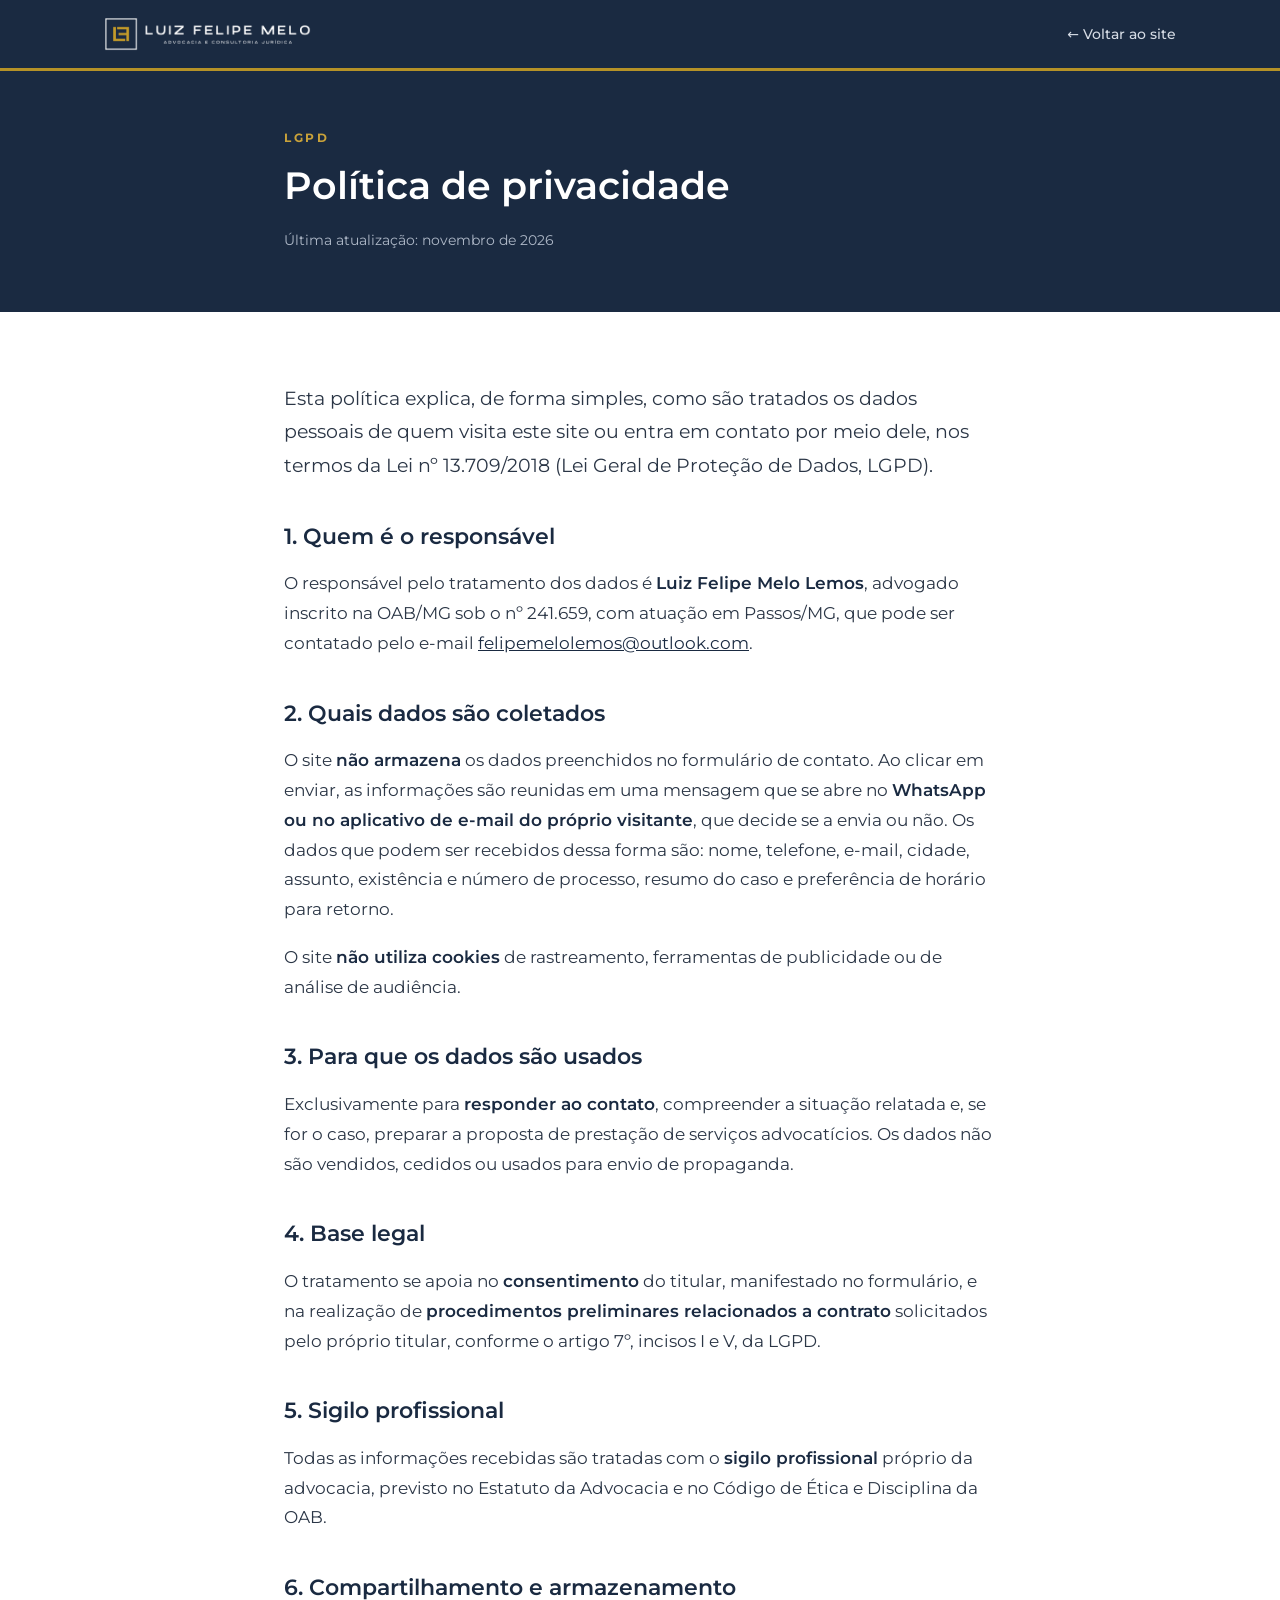
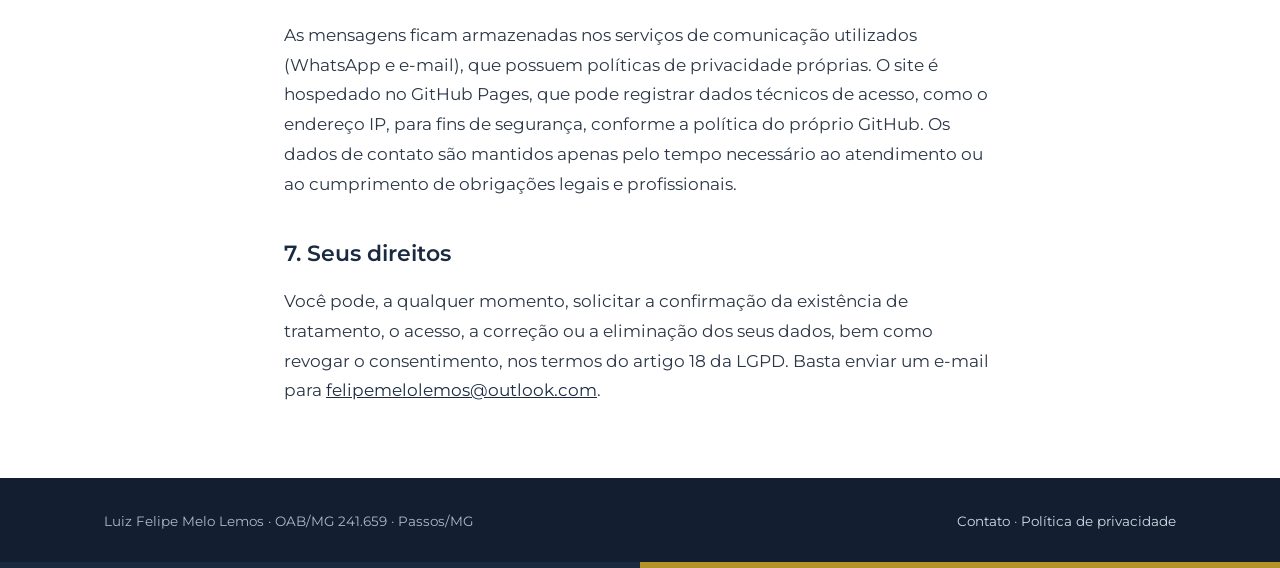
<file: politica-de-privacidade.html>
<!doctype html>
<html lang="pt-BR">
<head>
<meta charset="utf-8">
<meta name="viewport" content="width=device-width, initial-scale=1">
<title>Política de privacidade | Luiz Felipe Melo Advocacia</title>
<meta name="description" content="Como os dados enviados pelo site de Luiz Felipe Melo Advocacia são tratados, nos termos da Lei Geral de Proteção de Dados.">
<meta name="theme-color" content="#1A2A41">
<link rel="icon" type="image/png" href="assets/favicon.png">
<link rel="apple-touch-icon" href="assets/apple-touch-icon.png">
<link rel="canonical" href="https://luizfelipemelo-adv.github.io/politica-de-privacidade.html">
<meta property="og:type" content="article">
<meta property="og:locale" content="pt_BR">
<meta property="og:title" content="Política de privacidade">
<meta property="og:description" content="Como os dados enviados pelo site de Luiz Felipe Melo Advocacia são tratados, nos termos da Lei Geral de Proteção de Dados.">
<meta property="og:image" content="https://luizfelipemelo-adv.github.io/assets/og.jpg">
<meta property="og:url" content="https://luizfelipemelo-adv.github.io/politica-de-privacidade.html">
<link rel="stylesheet" href="assets/pagina.css">
</head>
<body>
<header class="nav"><div class="wrap">
  <a href="index.html"><img src="assets/logo-horizontal.png" alt="Luiz Felipe Melo - Advocacia e Consultoria Jurídica"></a>
  <a class="back" href="index.html">&larr; Voltar ao site</a>
</div></header>

<section class="head"><div class="in">
  <div class="eyebrow">LGPD</div>
  <h1>Política de privacidade</h1>
  <div class="meta">Última atualização: novembro de 2026</div>
</div></section>
<article class="body"><div class="in">
<p class="lead">Esta política explica, de forma simples, como são tratados os dados pessoais de quem visita este site ou entra em contato por meio dele, nos termos da Lei nº 13.709/2018 (Lei Geral de Proteção de Dados, LGPD).</p>

<h2>1. Quem é o responsável</h2>
<p>O responsável pelo tratamento dos dados é <strong>Luiz Felipe Melo Lemos</strong>, advogado inscrito na OAB/MG sob o nº 241.659, com atuação em Passos/MG, que pode ser contatado pelo e-mail <a href="mailto:felipemelolemos@outlook.com">felipemelolemos@outlook.com</a>.</p>

<h2>2. Quais dados são coletados</h2>
<p>O site <strong>não armazena</strong> os dados preenchidos no formulário de contato. Ao clicar em enviar, as informações são reunidas em uma mensagem que se abre no <strong>WhatsApp ou no aplicativo de e-mail do próprio visitante</strong>, que decide se a envia ou não. Os dados que podem ser recebidos dessa forma são: nome, telefone, e-mail, cidade, assunto, existência e número de processo, resumo do caso e preferência de horário para retorno.</p>
<p>O site <strong>não utiliza cookies</strong> de rastreamento, ferramentas de publicidade ou de análise de audiência.</p>

<h2>3. Para que os dados são usados</h2>
<p>Exclusivamente para <strong>responder ao contato</strong>, compreender a situação relatada e, se for o caso, preparar a proposta de prestação de serviços advocatícios. Os dados não são vendidos, cedidos ou usados para envio de propaganda.</p>

<h2>4. Base legal</h2>
<p>O tratamento se apoia no <strong>consentimento</strong> do titular, manifestado no formulário, e na realização de <strong>procedimentos preliminares relacionados a contrato</strong> solicitados pelo próprio titular, conforme o artigo 7º, incisos I e V, da LGPD.</p>

<h2>5. Sigilo profissional</h2>
<p>Todas as informações recebidas são tratadas com o <strong>sigilo profissional</strong> próprio da advocacia, previsto no Estatuto da Advocacia e no Código de Ética e Disciplina da OAB.</p>

<h2>6. Compartilhamento e armazenamento</h2>
<p>As mensagens ficam armazenadas nos serviços de comunicação utilizados (WhatsApp e e-mail), que possuem políticas de privacidade próprias. O site é hospedado no GitHub Pages, que pode registrar dados técnicos de acesso, como o endereço IP, para fins de segurança, conforme a política do próprio GitHub. Os dados de contato são mantidos apenas pelo tempo necessário ao atendimento ou ao cumprimento de obrigações legais e profissionais.</p>

<h2>7. Seus direitos</h2>
<p>Você pode, a qualquer momento, solicitar a confirmação da existência de tratamento, o acesso, a correção ou a eliminação dos seus dados, bem como revogar o consentimento, nos termos do artigo 18 da LGPD. Basta enviar um e-mail para <a href="mailto:felipemelolemos@outlook.com">felipemelolemos@outlook.com</a>.</p>
</div></article>
<footer>
  <div class="in"><span>Luiz Felipe Melo Lemos · OAB/MG 241.659 · Passos/MG</span>
  <span><a href="index.html#contato">Contato</a> · <a href="politica-de-privacidade.html">Política de privacidade</a></span></div>
  <div class="bar"><i></i><i></i></div>
</footer>
</body>
</html>
</file>
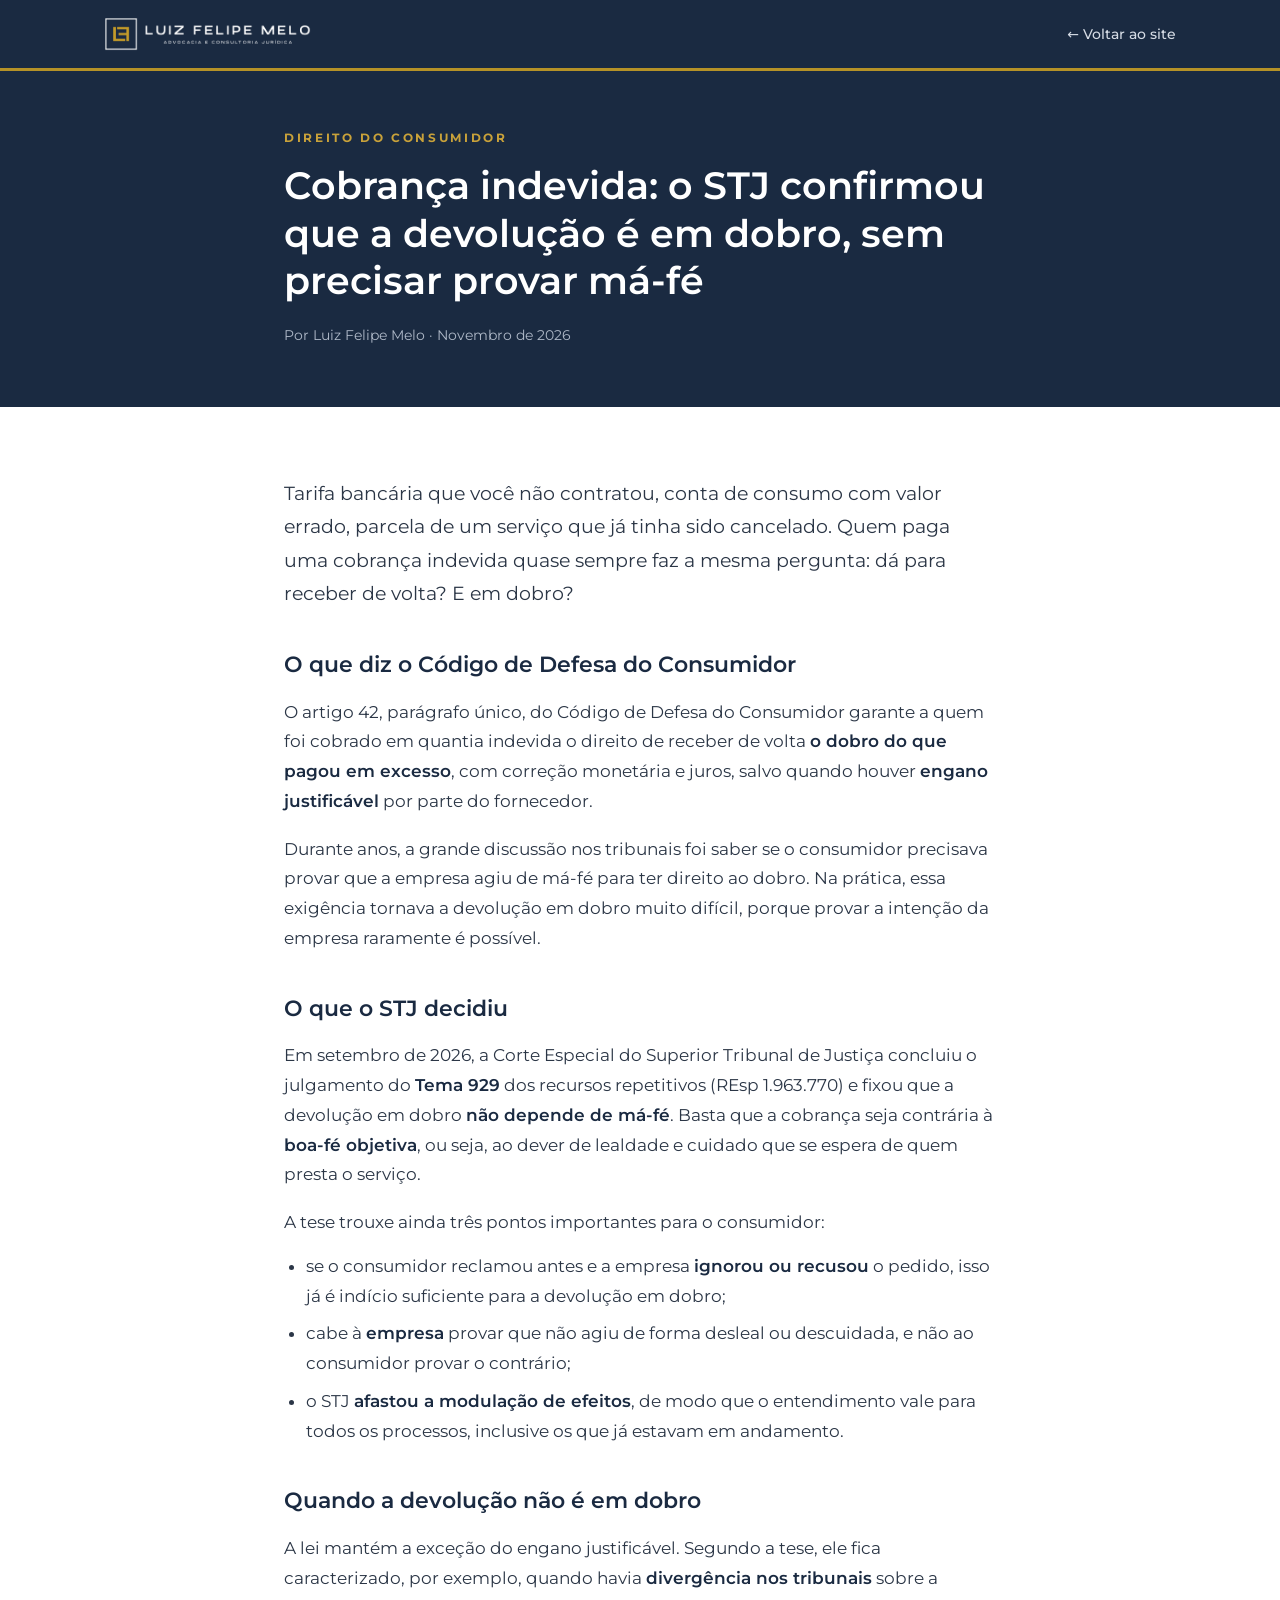
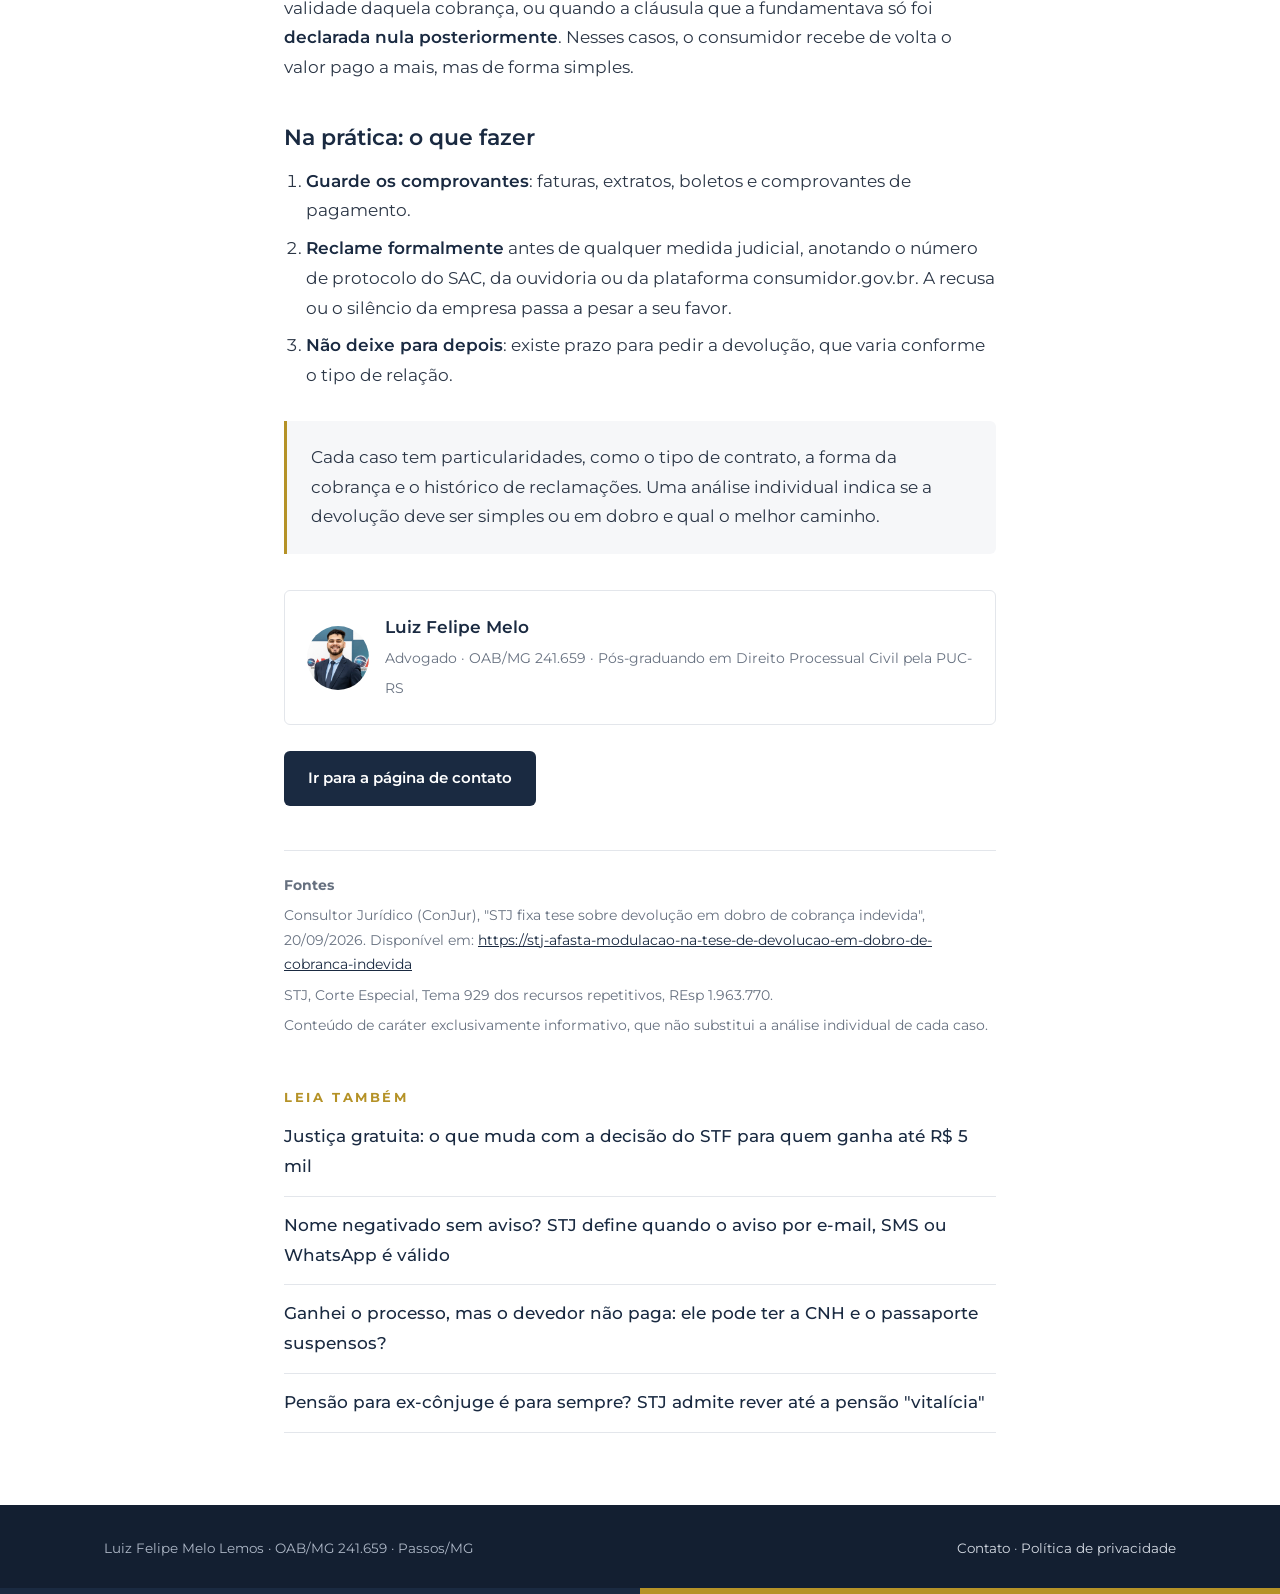
<file: artigos/cobranca-indevida-devolucao-em-dobro.html>
<!doctype html>
<html lang="pt-BR">
<head>
<meta charset="utf-8">
<meta name="viewport" content="width=device-width, initial-scale=1">
<title>Cobrança indevida: o STJ confirmou que a devolução é em dobro, sem precisar provar má-fé | Luiz Felipe Melo Advocacia</title>
<meta name="description" content="Em setembro de 2026, o STJ decidiu que o consumidor cobrado indevidamente tem direito à devolução em dobro sem precisar provar má-fé da empresa. Entenda quando isso se aplica.">
<meta name="theme-color" content="#1A2A41">
<link rel="icon" type="image/png" href="../assets/favicon.png">
<link rel="apple-touch-icon" href="../assets/apple-touch-icon.png">
<link rel="canonical" href="https://luizfelipemelo-adv.github.io/artigos/cobranca-indevida-devolucao-em-dobro.html">
<meta property="og:type" content="article">
<meta property="og:locale" content="pt_BR">
<meta property="og:title" content="Cobrança indevida: o STJ confirmou que a devolução é em dobro, sem precisar provar má-fé">
<meta property="og:description" content="Em setembro de 2026, o STJ decidiu que o consumidor cobrado indevidamente tem direito à devolução em dobro sem precisar provar má-fé da empresa. Entenda quando isso se aplica.">
<meta property="og:image" content="https://luizfelipemelo-adv.github.io/assets/og.jpg">
<meta property="og:url" content="https://luizfelipemelo-adv.github.io/artigos/cobranca-indevida-devolucao-em-dobro.html">
<link rel="stylesheet" href="../assets/pagina.css">
</head>
<body>
<header class="nav"><div class="wrap">
  <a href="../index.html"><img src="../assets/logo-horizontal.png" alt="Luiz Felipe Melo - Advocacia e Consultoria Jurídica"></a>
  <a class="back" href="../index.html#artigos">&larr; Voltar ao site</a>
</div></header>

<section class="head"><div class="in">
  <div class="eyebrow">Direito do Consumidor</div>
  <h1>Cobrança indevida: o STJ confirmou que a devolução é em dobro, sem precisar provar má-fé</h1>
  <div class="meta">Por Luiz Felipe Melo · Novembro de 2026</div>
</div></section>
<article class="body"><div class="in">

<p class="lead">Tarifa bancária que você não contratou, conta de consumo com valor errado, parcela de um serviço que já tinha sido cancelado. Quem paga uma cobrança indevida quase sempre faz a mesma pergunta: dá para receber de volta? E em dobro?</p>

<h2>O que diz o Código de Defesa do Consumidor</h2>
<p>O artigo 42, parágrafo único, do Código de Defesa do Consumidor garante a quem foi cobrado em quantia indevida o direito de receber de volta <strong>o dobro do que pagou em excesso</strong>, com correção monetária e juros, salvo quando houver <strong>engano justificável</strong> por parte do fornecedor.</p>
<p>Durante anos, a grande discussão nos tribunais foi saber se o consumidor precisava provar que a empresa agiu de má-fé para ter direito ao dobro. Na prática, essa exigência tornava a devolução em dobro muito difícil, porque provar a intenção da empresa raramente é possível.</p>

<h2>O que o STJ decidiu</h2>
<p>Em setembro de 2026, a Corte Especial do Superior Tribunal de Justiça concluiu o julgamento do <strong>Tema 929</strong> dos recursos repetitivos (REsp 1.963.770) e fixou que a devolução em dobro <strong>não depende de má-fé</strong>. Basta que a cobrança seja contrária à <strong>boa-fé objetiva</strong>, ou seja, ao dever de lealdade e cuidado que se espera de quem presta o serviço.</p>
<p>A tese trouxe ainda três pontos importantes para o consumidor:</p>
<ul>
  <li>se o consumidor reclamou antes e a empresa <strong>ignorou ou recusou</strong> o pedido, isso já é indício suficiente para a devolução em dobro;</li>
  <li>cabe à <strong>empresa</strong> provar que não agiu de forma desleal ou descuidada, e não ao consumidor provar o contrário;</li>
  <li>o STJ <strong>afastou a modulação de efeitos</strong>, de modo que o entendimento vale para todos os processos, inclusive os que já estavam em andamento.</li>
</ul>

<h2>Quando a devolução não é em dobro</h2>
<p>A lei mantém a exceção do engano justificável. Segundo a tese, ele fica caracterizado, por exemplo, quando havia <strong>divergência nos tribunais</strong> sobre a validade daquela cobrança, ou quando a cláusula que a fundamentava só foi <strong>declarada nula posteriormente</strong>. Nesses casos, o consumidor recebe de volta o valor pago a mais, mas de forma simples.</p>

<h2>Na prática: o que fazer</h2>
<ol>
  <li><strong>Guarde os comprovantes</strong>: faturas, extratos, boletos e comprovantes de pagamento.</li>
  <li><strong>Reclame formalmente</strong> antes de qualquer medida judicial, anotando o número de protocolo do SAC, da ouvidoria ou da plataforma consumidor.gov.br. A recusa ou o silêncio da empresa passa a pesar a seu favor.</li>
  <li><strong>Não deixe para depois</strong>: existe prazo para pedir a devolução, que varia conforme o tipo de relação.</li>
</ol>
<div class="box"><p>Cada caso tem particularidades, como o tipo de contrato, a forma da cobrança e o histórico de reclamações. Uma análise individual indica se a devolução deve ser simples ou em dobro e qual o melhor caminho.</p></div>

  <div class="author">
    <img src="../assets/foto-luiz-felipe.jpg" alt="Luiz Felipe Melo">
    <div><b>Luiz Felipe Melo</b><span>Advogado · OAB/MG 241.659 · Pós-graduando em Direito Processual Civil pela PUC-RS</span></div>
  </div>
  <a class="cta" href="../index.html#contato">Ir para a página de contato</a>
  <div class="fontes"><b>Fontes</b><p>Consultor Jurídico (ConJur), "STJ fixa tese sobre devolução em dobro de cobrança indevida", 20/09/2026. Disponível em: <a href="https://conjur.com.br/2026-set-20/stj-afasta-modulacao-na-tese-de-devolucao-em-dobro-de-cobranca-indevida/" target="_blank" rel="noopener">https://stj-afasta-modulacao-na-tese-de-devolucao-em-dobro-de-cobranca-indevida</a></p><p>STJ, Corte Especial, Tema 929 dos recursos repetitivos, REsp 1.963.770.</p>
    <p>Conteúdo de caráter exclusivamente informativo, que não substitui a análise individual de cada caso.</p></div>
  <div class="more"><h3>Leia também</h3><a href="justica-gratuita-stf-renda-ate-5-mil.html">Justiça gratuita: o que muda com a decisão do STF para quem ganha até R$ 5 mil</a><a href="nome-negativado-aviso-email-sms-whatsapp.html">Nome negativado sem aviso? STJ define quando o aviso por e-mail, SMS ou WhatsApp é válido</a><a href="devedor-cnh-passaporte-suspensos.html">Ganhei o processo, mas o devedor não paga: ele pode ter a CNH e o passaporte suspensos?</a><a href="pensao-ex-conjuge-vitalicia-pode-acabar.html">Pensão para ex-cônjuge é para sempre? STJ admite rever até a pensão "vitalícia"</a></div>
</div></article>
<footer>
  <div class="in"><span>Luiz Felipe Melo Lemos · OAB/MG 241.659 · Passos/MG</span>
  <span><a href="../index.html#contato">Contato</a> · <a href="../politica-de-privacidade.html">Política de privacidade</a></span></div>
  <div class="bar"><i></i><i></i></div>
</footer>
</body>
</html>
</file>
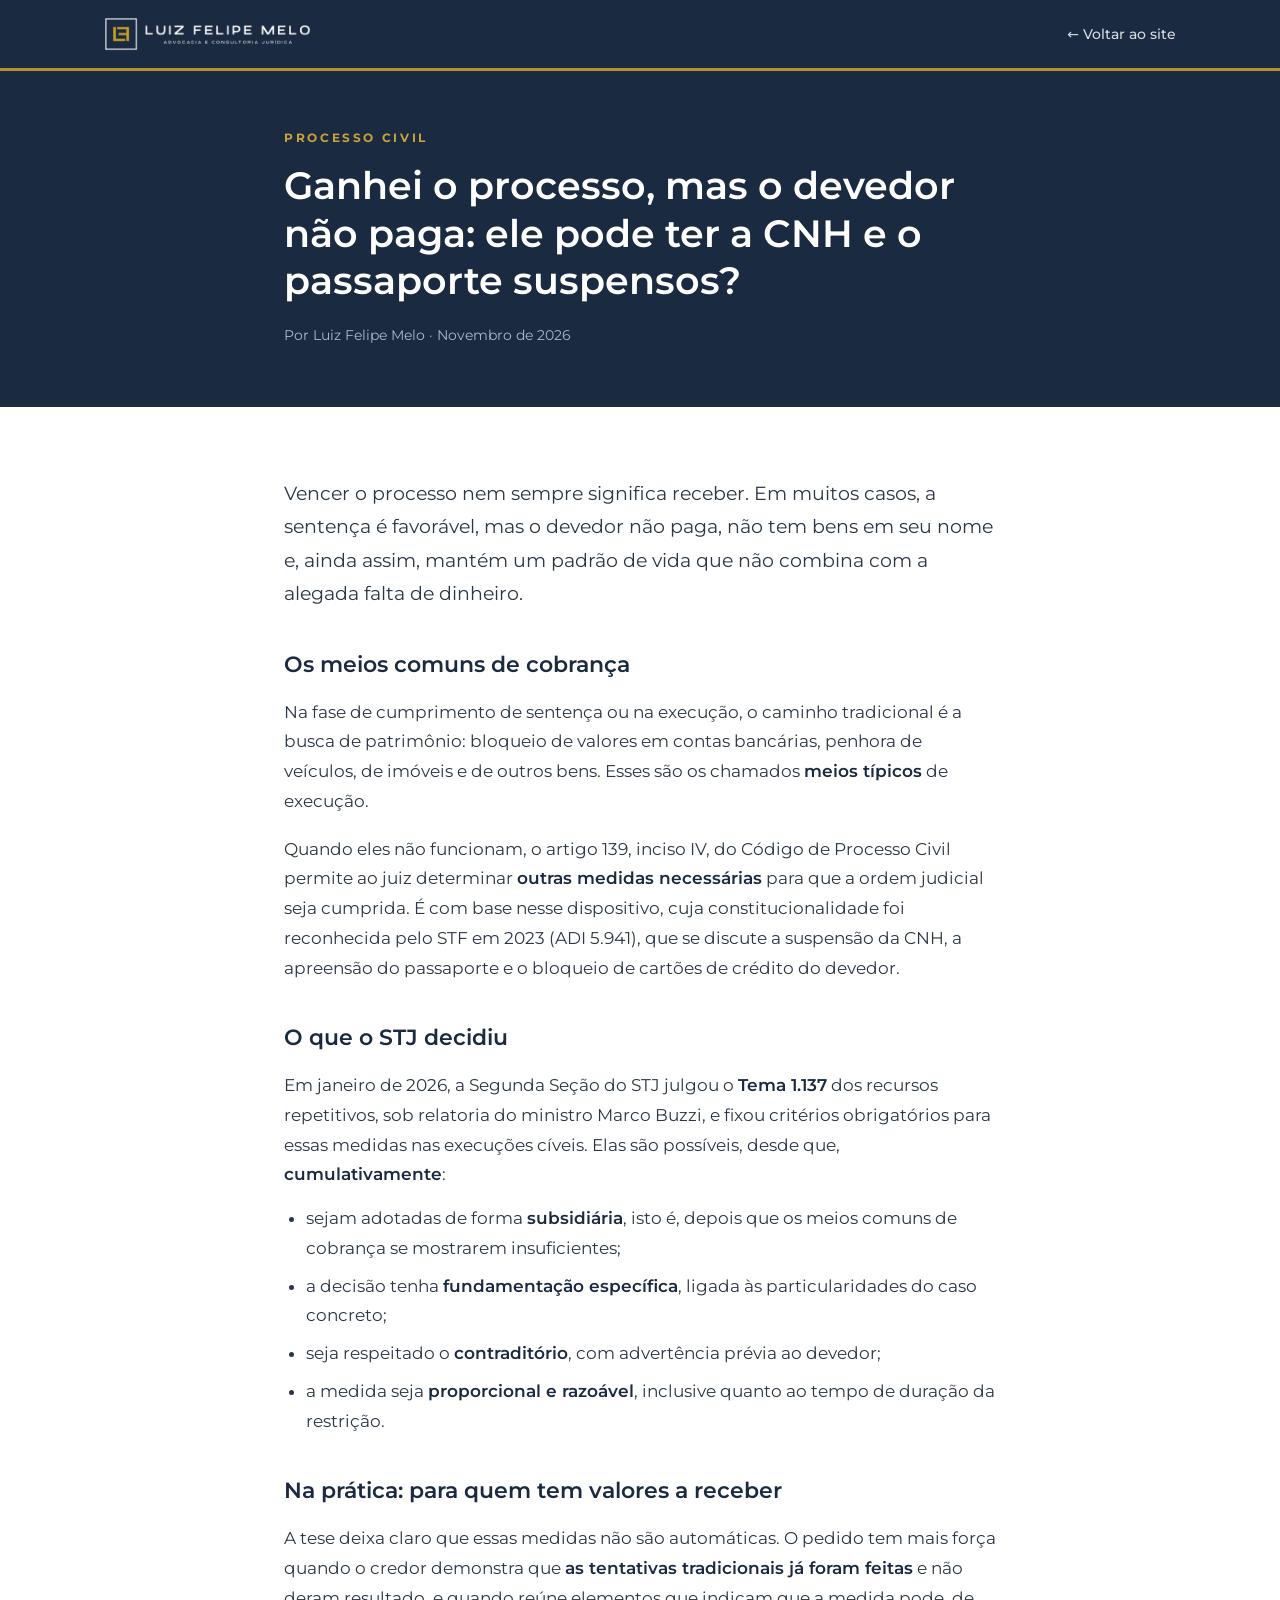
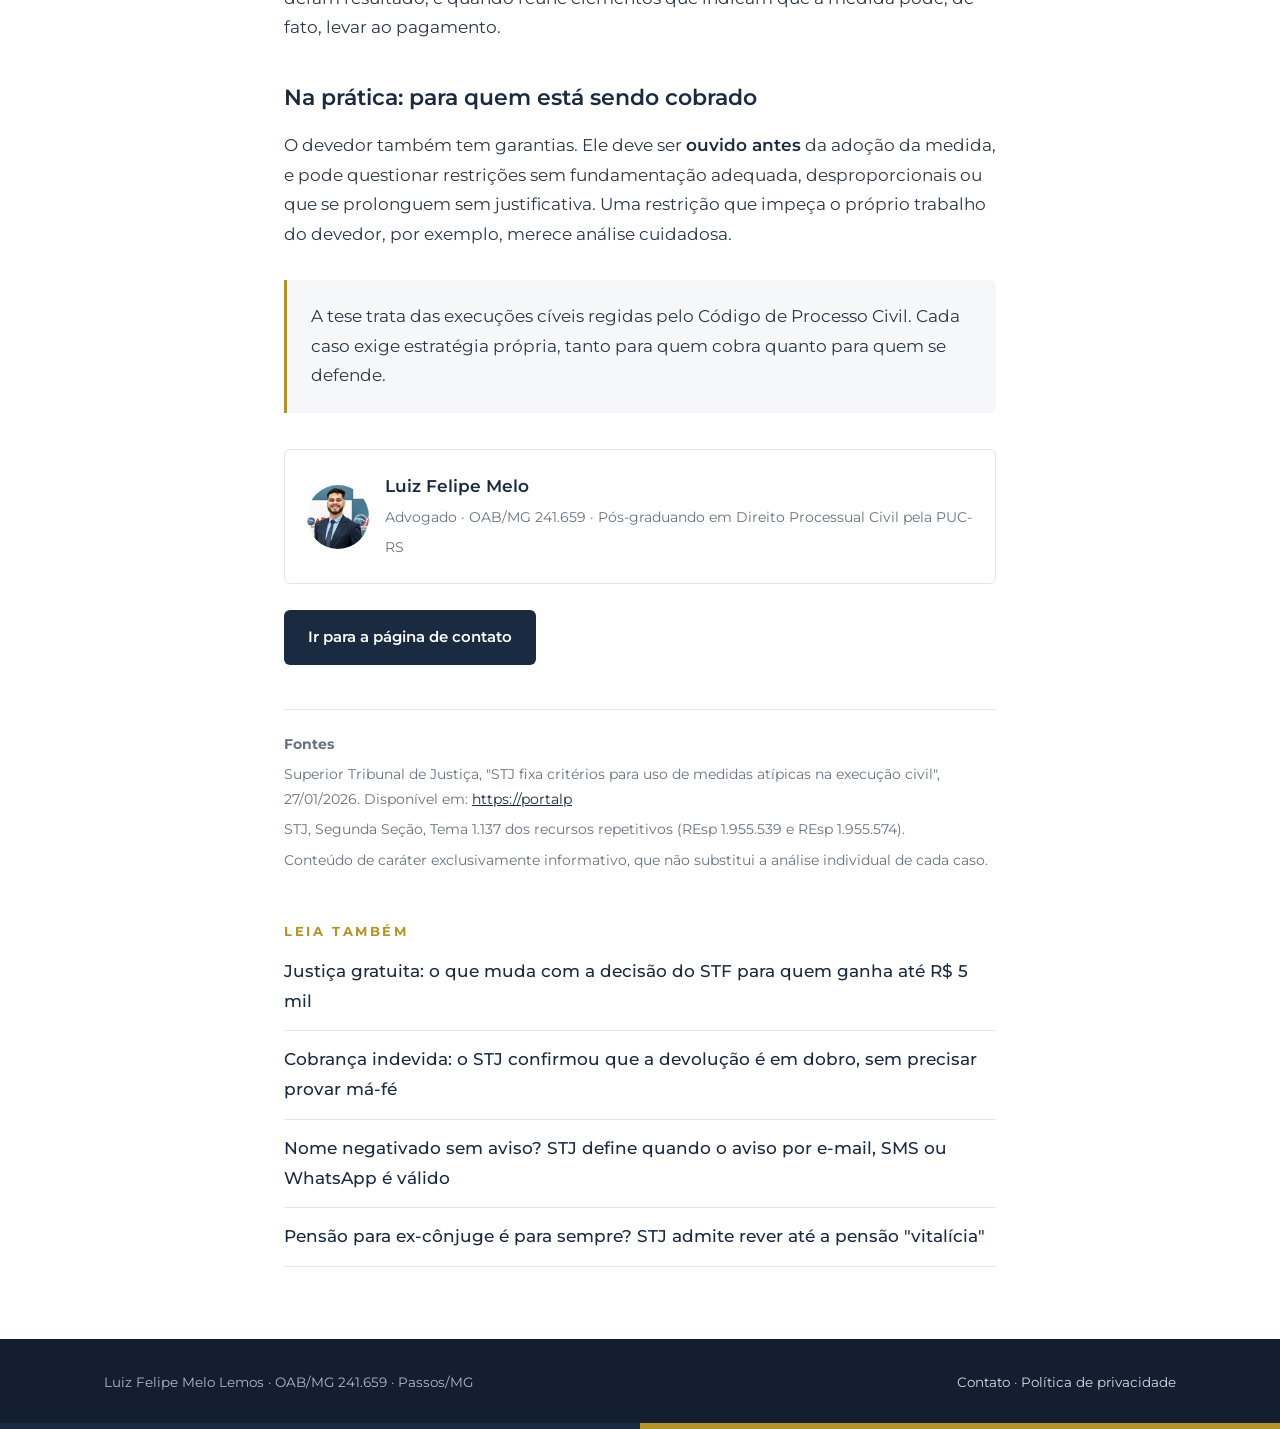
<file: artigos/devedor-cnh-passaporte-suspensos.html>
<!doctype html>
<html lang="pt-BR">
<head>
<meta charset="utf-8">
<meta name="viewport" content="width=device-width, initial-scale=1">
<title>Ganhei o processo, mas o devedor não paga: ele pode ter a CNH e o passaporte suspensos? | Luiz Felipe Melo Advocacia</title>
<meta name="description" content="O STJ fixou em 2026 os critérios para que o juiz suspenda a CNH, apreenda o passaporte ou bloqueie cartões de crédito de quem não paga uma dívida reconhecida na Justiça.">
<meta name="theme-color" content="#1A2A41">
<link rel="icon" type="image/png" href="../assets/favicon.png">
<link rel="apple-touch-icon" href="../assets/apple-touch-icon.png">
<link rel="canonical" href="https://luizfelipemelo-adv.github.io/artigos/devedor-cnh-passaporte-suspensos.html">
<meta property="og:type" content="article">
<meta property="og:locale" content="pt_BR">
<meta property="og:title" content="Ganhei o processo, mas o devedor não paga: ele pode ter a CNH e o passaporte suspensos?">
<meta property="og:description" content="O STJ fixou em 2026 os critérios para que o juiz suspenda a CNH, apreenda o passaporte ou bloqueie cartões de crédito de quem não paga uma dívida reconhecida na Justiça.">
<meta property="og:image" content="https://luizfelipemelo-adv.github.io/assets/og.jpg">
<meta property="og:url" content="https://luizfelipemelo-adv.github.io/artigos/devedor-cnh-passaporte-suspensos.html">
<link rel="stylesheet" href="../assets/pagina.css">
</head>
<body>
<header class="nav"><div class="wrap">
  <a href="../index.html"><img src="../assets/logo-horizontal.png" alt="Luiz Felipe Melo - Advocacia e Consultoria Jurídica"></a>
  <a class="back" href="../index.html#artigos">&larr; Voltar ao site</a>
</div></header>

<section class="head"><div class="in">
  <div class="eyebrow">Processo Civil</div>
  <h1>Ganhei o processo, mas o devedor não paga: ele pode ter a CNH e o passaporte suspensos?</h1>
  <div class="meta">Por Luiz Felipe Melo · Novembro de 2026</div>
</div></section>
<article class="body"><div class="in">

<p class="lead">Vencer o processo nem sempre significa receber. Em muitos casos, a sentença é favorável, mas o devedor não paga, não tem bens em seu nome e, ainda assim, mantém um padrão de vida que não combina com a alegada falta de dinheiro.</p>

<h2>Os meios comuns de cobrança</h2>
<p>Na fase de cumprimento de sentença ou na execução, o caminho tradicional é a busca de patrimônio: bloqueio de valores em contas bancárias, penhora de veículos, de imóveis e de outros bens. Esses são os chamados <strong>meios típicos</strong> de execução.</p>
<p>Quando eles não funcionam, o artigo 139, inciso IV, do Código de Processo Civil permite ao juiz determinar <strong>outras medidas necessárias</strong> para que a ordem judicial seja cumprida. É com base nesse dispositivo, cuja constitucionalidade foi reconhecida pelo STF em 2023 (ADI 5.941), que se discute a suspensão da CNH, a apreensão do passaporte e o bloqueio de cartões de crédito do devedor.</p>

<h2>O que o STJ decidiu</h2>
<p>Em janeiro de 2026, a Segunda Seção do STJ julgou o <strong>Tema 1.137</strong> dos recursos repetitivos, sob relatoria do ministro Marco Buzzi, e fixou critérios obrigatórios para essas medidas nas execuções cíveis. Elas são possíveis, desde que, <strong>cumulativamente</strong>:</p>
<ul>
  <li>sejam adotadas de forma <strong>subsidiária</strong>, isto é, depois que os meios comuns de cobrança se mostrarem insuficientes;</li>
  <li>a decisão tenha <strong>fundamentação específica</strong>, ligada às particularidades do caso concreto;</li>
  <li>seja respeitado o <strong>contraditório</strong>, com advertência prévia ao devedor;</li>
  <li>a medida seja <strong>proporcional e razoável</strong>, inclusive quanto ao tempo de duração da restrição.</li>
</ul>

<h2>Na prática: para quem tem valores a receber</h2>
<p>A tese deixa claro que essas medidas não são automáticas. O pedido tem mais força quando o credor demonstra que <strong>as tentativas tradicionais já foram feitas</strong> e não deram resultado, e quando reúne elementos que indicam que a medida pode, de fato, levar ao pagamento.</p>

<h2>Na prática: para quem está sendo cobrado</h2>
<p>O devedor também tem garantias. Ele deve ser <strong>ouvido antes</strong> da adoção da medida, e pode questionar restrições sem fundamentação adequada, desproporcionais ou que se prolonguem sem justificativa. Uma restrição que impeça o próprio trabalho do devedor, por exemplo, merece análise cuidadosa.</p>
<div class="box"><p>A tese trata das execuções cíveis regidas pelo Código de Processo Civil. Cada caso exige estratégia própria, tanto para quem cobra quanto para quem se defende.</p></div>

  <div class="author">
    <img src="../assets/foto-luiz-felipe.jpg" alt="Luiz Felipe Melo">
    <div><b>Luiz Felipe Melo</b><span>Advogado · OAB/MG 241.659 · Pós-graduando em Direito Processual Civil pela PUC-RS</span></div>
  </div>
  <a class="cta" href="../index.html#contato">Ir para a página de contato</a>
  <div class="fontes"><b>Fontes</b><p>Superior Tribunal de Justiça, "STJ fixa critérios para uso de medidas atípicas na execução civil", 27/01/2026. Disponível em: <a href="https://www.stj.jus.br/sites/portalp/Paginas/Comunicacao/Noticias/2026/27012026-STJ-fixa-criterios-para-uso-de-medidas-atipicas-na-execucao-civil.aspx" target="_blank" rel="noopener">https://portalp</a></p><p>STJ, Segunda Seção, Tema 1.137 dos recursos repetitivos (REsp 1.955.539 e REsp 1.955.574).</p>
    <p>Conteúdo de caráter exclusivamente informativo, que não substitui a análise individual de cada caso.</p></div>
  <div class="more"><h3>Leia também</h3><a href="justica-gratuita-stf-renda-ate-5-mil.html">Justiça gratuita: o que muda com a decisão do STF para quem ganha até R$ 5 mil</a><a href="cobranca-indevida-devolucao-em-dobro.html">Cobrança indevida: o STJ confirmou que a devolução é em dobro, sem precisar provar má-fé</a><a href="nome-negativado-aviso-email-sms-whatsapp.html">Nome negativado sem aviso? STJ define quando o aviso por e-mail, SMS ou WhatsApp é válido</a><a href="pensao-ex-conjuge-vitalicia-pode-acabar.html">Pensão para ex-cônjuge é para sempre? STJ admite rever até a pensão "vitalícia"</a></div>
</div></article>
<footer>
  <div class="in"><span>Luiz Felipe Melo Lemos · OAB/MG 241.659 · Passos/MG</span>
  <span><a href="../index.html#contato">Contato</a> · <a href="../politica-de-privacidade.html">Política de privacidade</a></span></div>
  <div class="bar"><i></i><i></i></div>
</footer>
</body>
</html>
</file>
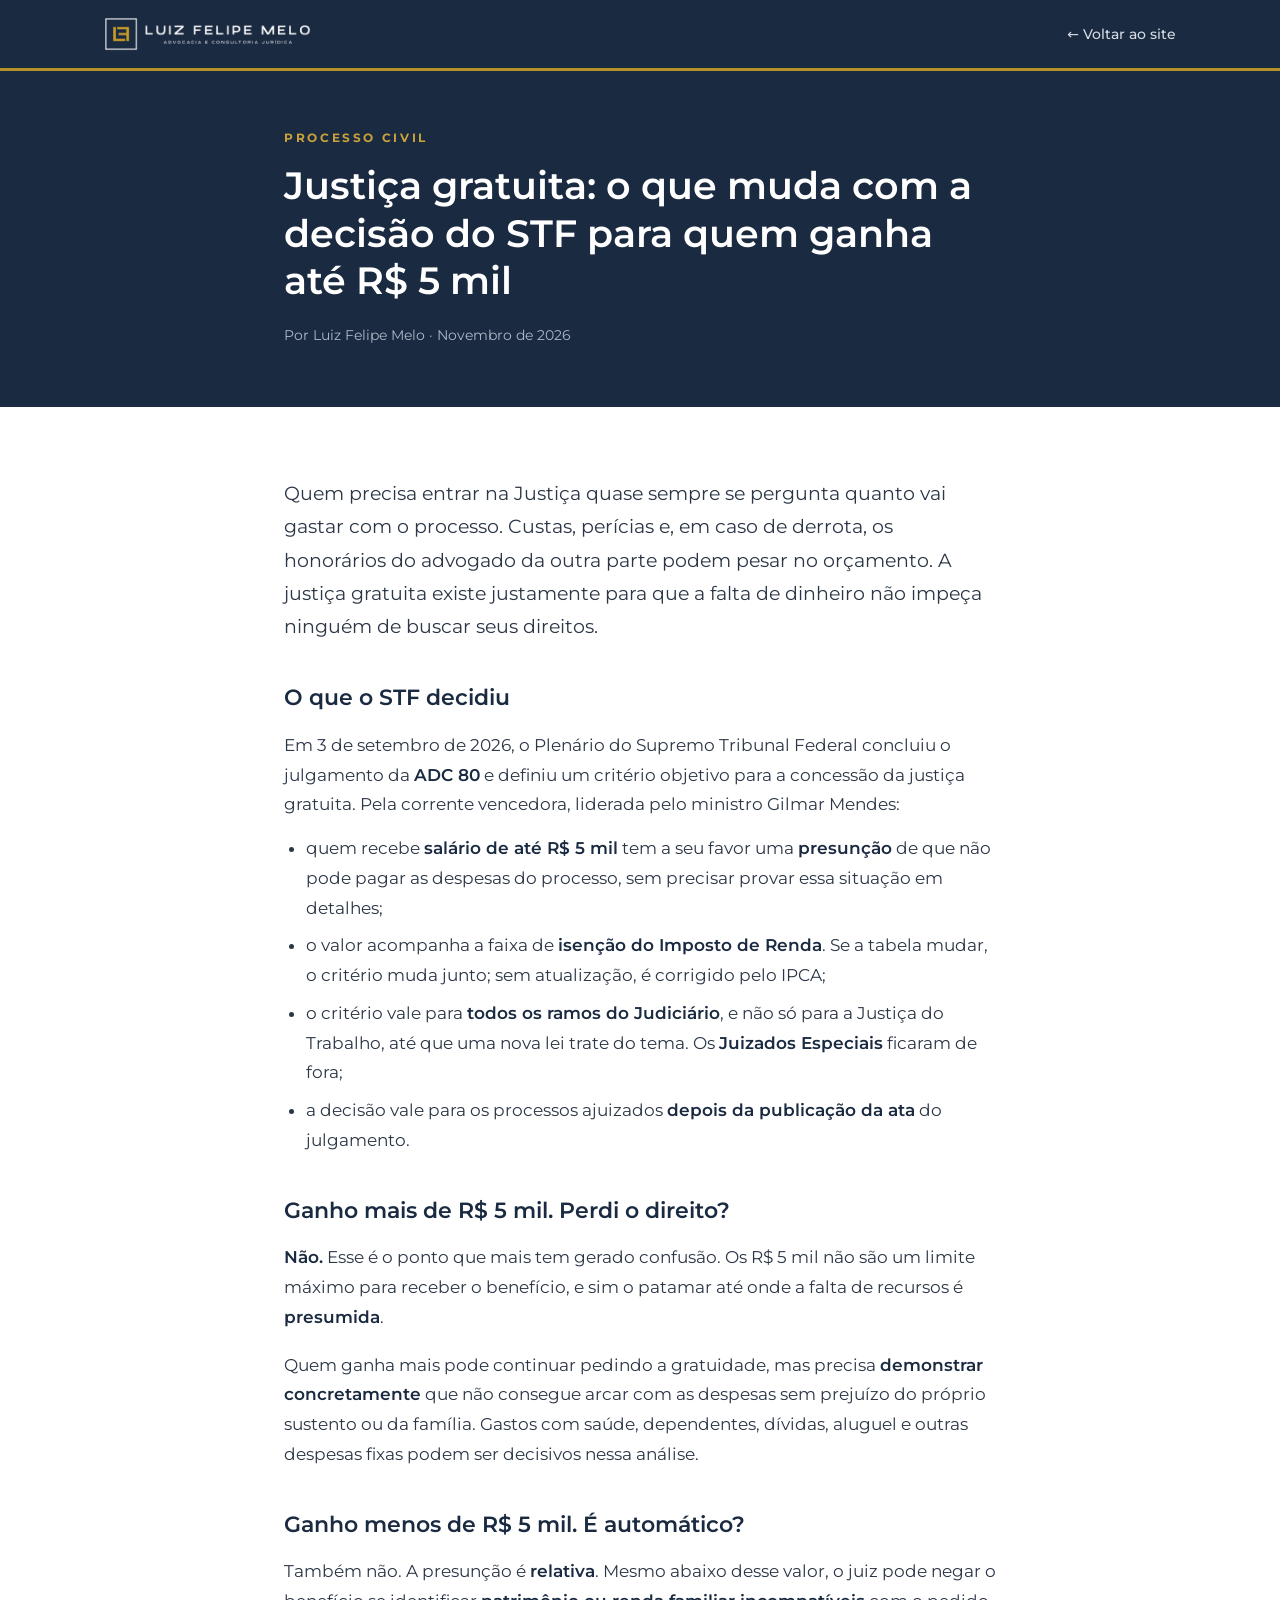
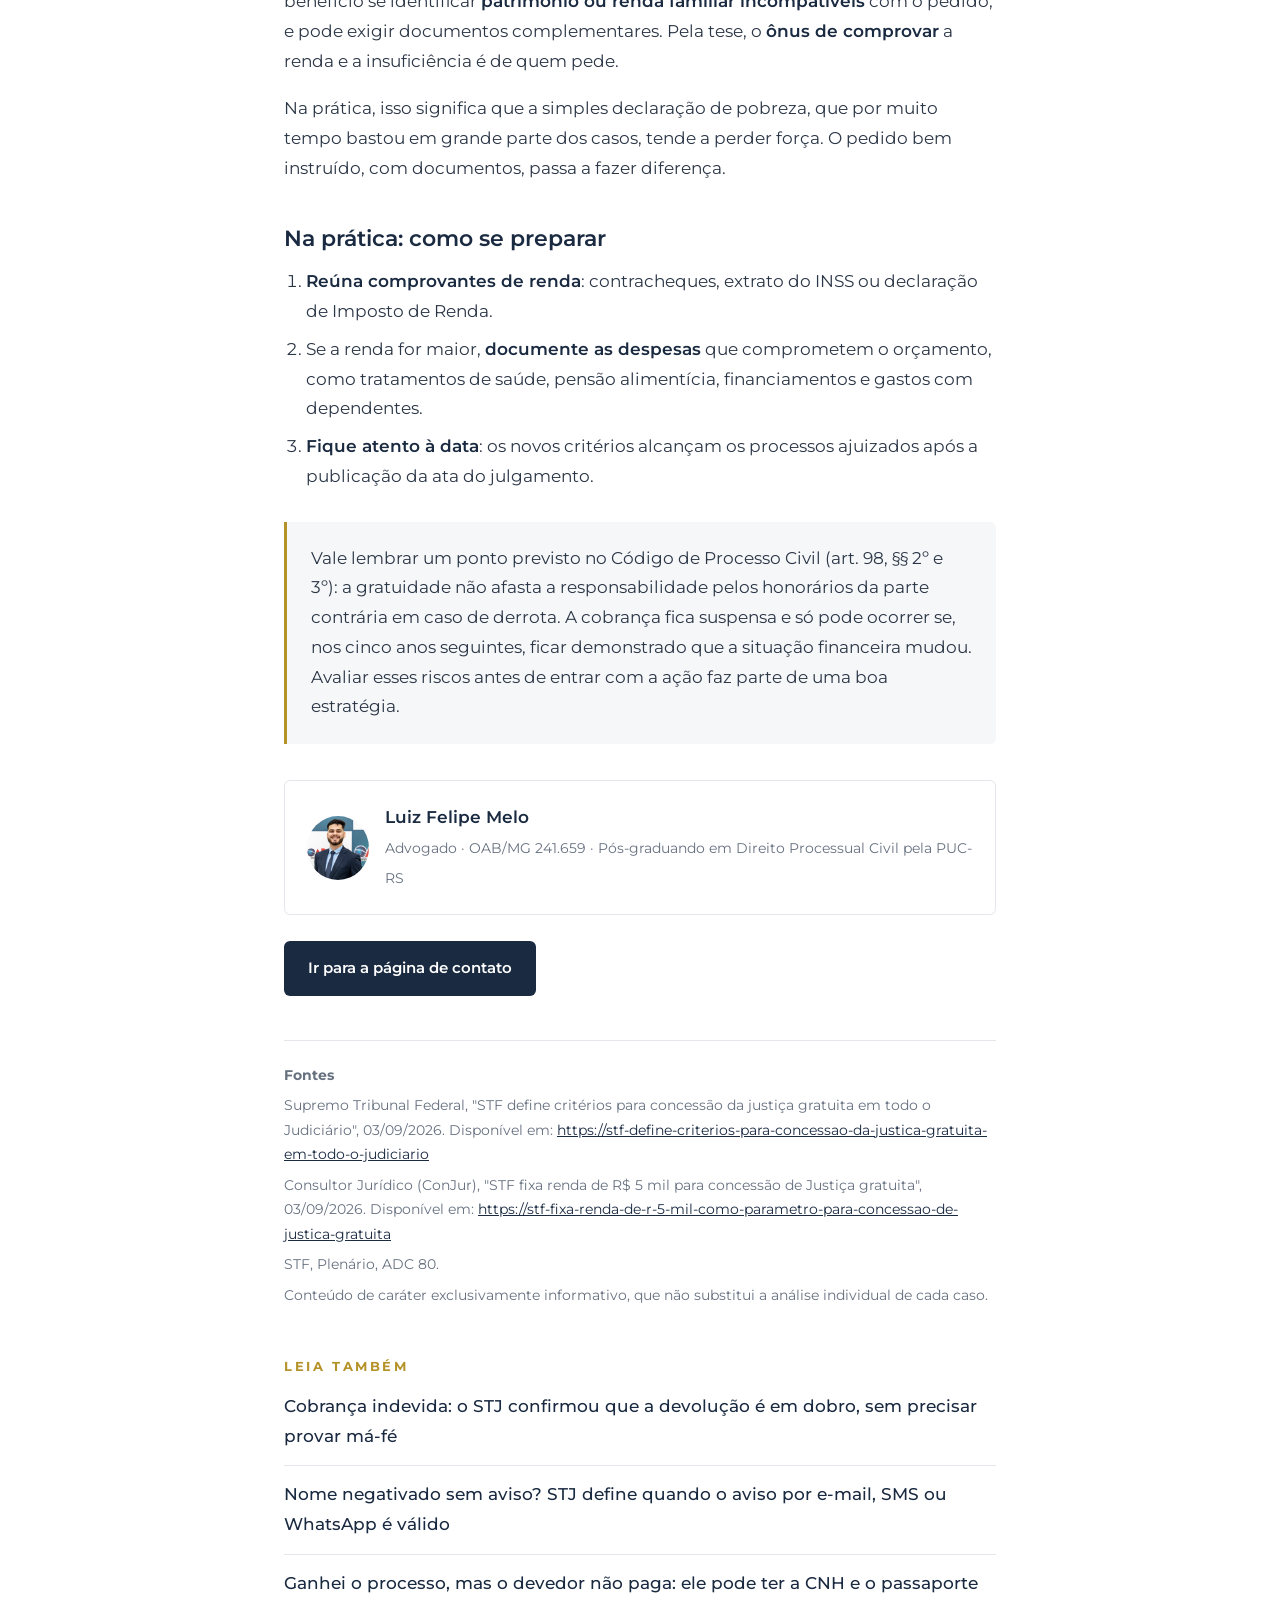
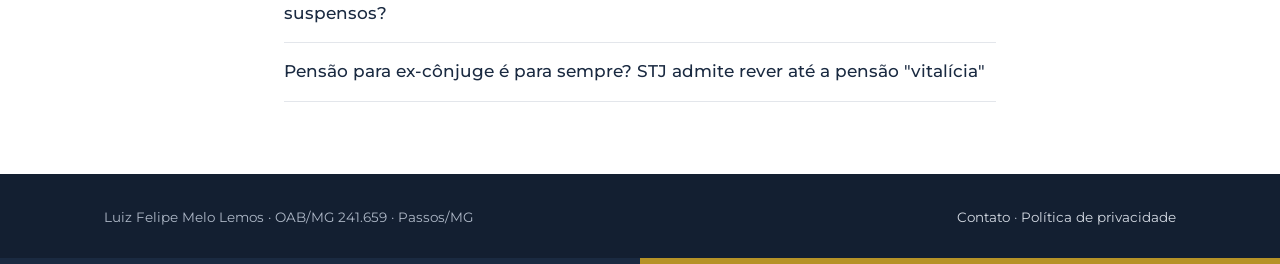
<file: artigos/justica-gratuita-stf-renda-ate-5-mil.html>
<!doctype html>
<html lang="pt-BR">
<head>
<meta charset="utf-8">
<meta name="viewport" content="width=device-width, initial-scale=1">
<title>Justiça gratuita: o que muda com a decisão do STF para quem ganha até R$ 5 mil | Luiz Felipe Melo Advocacia</title>
<meta name="description" content="O STF fixou em setembro de 2026 a renda de R$ 5 mil como critério para a justiça gratuita em todo o Judiciário. Entenda quem tem direito, o que precisa comprovar e o que acontece com quem ganha mais.">
<meta name="theme-color" content="#1A2A41">
<link rel="icon" type="image/png" href="../assets/favicon.png">
<link rel="apple-touch-icon" href="../assets/apple-touch-icon.png">
<link rel="canonical" href="https://luizfelipemelo-adv.github.io/artigos/justica-gratuita-stf-renda-ate-5-mil.html">
<meta property="og:type" content="article">
<meta property="og:locale" content="pt_BR">
<meta property="og:title" content="Justiça gratuita: o que muda com a decisão do STF para quem ganha até R$ 5 mil">
<meta property="og:description" content="O STF fixou em setembro de 2026 a renda de R$ 5 mil como critério para a justiça gratuita em todo o Judiciário. Entenda quem tem direito, o que precisa comprovar e o que acontece com quem ganha mais.">
<meta property="og:image" content="https://luizfelipemelo-adv.github.io/assets/og.jpg">
<meta property="og:url" content="https://luizfelipemelo-adv.github.io/artigos/justica-gratuita-stf-renda-ate-5-mil.html">
<link rel="stylesheet" href="../assets/pagina.css">
</head>
<body>
<header class="nav"><div class="wrap">
  <a href="../index.html"><img src="../assets/logo-horizontal.png" alt="Luiz Felipe Melo - Advocacia e Consultoria Jurídica"></a>
  <a class="back" href="../index.html#artigos">&larr; Voltar ao site</a>
</div></header>

<section class="head"><div class="in">
  <div class="eyebrow">Processo Civil</div>
  <h1>Justiça gratuita: o que muda com a decisão do STF para quem ganha até R$ 5 mil</h1>
  <div class="meta">Por Luiz Felipe Melo · Novembro de 2026</div>
</div></section>
<article class="body"><div class="in">

<p class="lead">Quem precisa entrar na Justiça quase sempre se pergunta quanto vai gastar com o processo. Custas, perícias e, em caso de derrota, os honorários do advogado da outra parte podem pesar no orçamento. A justiça gratuita existe justamente para que a falta de dinheiro não impeça ninguém de buscar seus direitos.</p>

<h2>O que o STF decidiu</h2>
<p>Em 3 de setembro de 2026, o Plenário do Supremo Tribunal Federal concluiu o julgamento da <strong>ADC 80</strong> e definiu um critério objetivo para a concessão da justiça gratuita. Pela corrente vencedora, liderada pelo ministro Gilmar Mendes:</p>
<ul>
  <li>quem recebe <strong>salário de até R$ 5 mil</strong> tem a seu favor uma <strong>presunção</strong> de que não pode pagar as despesas do processo, sem precisar provar essa situação em detalhes;</li>
  <li>o valor acompanha a faixa de <strong>isenção do Imposto de Renda</strong>. Se a tabela mudar, o critério muda junto; sem atualização, é corrigido pelo IPCA;</li>
  <li>o critério vale para <strong>todos os ramos do Judiciário</strong>, e não só para a Justiça do Trabalho, até que uma nova lei trate do tema. Os <strong>Juizados Especiais</strong> ficaram de fora;</li>
  <li>a decisão vale para os processos ajuizados <strong>depois da publicação da ata</strong> do julgamento.</li>
</ul>

<h2>Ganho mais de R$ 5 mil. Perdi o direito?</h2>
<p><strong>Não.</strong> Esse é o ponto que mais tem gerado confusão. Os R$ 5 mil não são um limite máximo para receber o benefício, e sim o patamar até onde a falta de recursos é <strong>presumida</strong>.</p>
<p>Quem ganha mais pode continuar pedindo a gratuidade, mas precisa <strong>demonstrar concretamente</strong> que não consegue arcar com as despesas sem prejuízo do próprio sustento ou da família. Gastos com saúde, dependentes, dívidas, aluguel e outras despesas fixas podem ser decisivos nessa análise.</p>

<h2>Ganho menos de R$ 5 mil. É automático?</h2>
<p>Também não. A presunção é <strong>relativa</strong>. Mesmo abaixo desse valor, o juiz pode negar o benefício se identificar <strong>patrimônio ou renda familiar incompatíveis</strong> com o pedido, e pode exigir documentos complementares. Pela tese, o <strong>ônus de comprovar</strong> a renda e a insuficiência é de quem pede.</p>
<p>Na prática, isso significa que a simples declaração de pobreza, que por muito tempo bastou em grande parte dos casos, tende a perder força. O pedido bem instruído, com documentos, passa a fazer diferença.</p>

<h2>Na prática: como se preparar</h2>
<ol>
  <li><strong>Reúna comprovantes de renda</strong>: contracheques, extrato do INSS ou declaração de Imposto de Renda.</li>
  <li>Se a renda for maior, <strong>documente as despesas</strong> que comprometem o orçamento, como tratamentos de saúde, pensão alimentícia, financiamentos e gastos com dependentes.</li>
  <li><strong>Fique atento à data</strong>: os novos critérios alcançam os processos ajuizados após a publicação da ata do julgamento.</li>
</ol>
<div class="box"><p>Vale lembrar um ponto previsto no Código de Processo Civil (art. 98, §§ 2º e 3º): a gratuidade não afasta a responsabilidade pelos honorários da parte contrária em caso de derrota. A cobrança fica suspensa e só pode ocorrer se, nos cinco anos seguintes, ficar demonstrado que a situação financeira mudou. Avaliar esses riscos antes de entrar com a ação faz parte de uma boa estratégia.</p></div>

  <div class="author">
    <img src="../assets/foto-luiz-felipe.jpg" alt="Luiz Felipe Melo">
    <div><b>Luiz Felipe Melo</b><span>Advogado · OAB/MG 241.659 · Pós-graduando em Direito Processual Civil pela PUC-RS</span></div>
  </div>
  <a class="cta" href="../index.html#contato">Ir para a página de contato</a>
  <div class="fontes"><b>Fontes</b><p>Supremo Tribunal Federal, "STF define critérios para concessão da justiça gratuita em todo o Judiciário", 03/09/2026. Disponível em: <a href="https://noticias.stf.jus.br/postsnoticias/stf-define-criterios-para-concessao-da-justica-gratuita-em-todo-o-judiciario/" target="_blank" rel="noopener">https://stf-define-criterios-para-concessao-da-justica-gratuita-em-todo-o-judiciario</a></p><p>Consultor Jurídico (ConJur), "STF fixa renda de R$ 5 mil para concessão de Justiça gratuita", 03/09/2026. Disponível em: <a href="https://conjur.com.br/2026-set-03/stf-fixa-renda-de-r-5-mil-como-parametro-para-concessao-de-justica-gratuita/" target="_blank" rel="noopener">https://stf-fixa-renda-de-r-5-mil-como-parametro-para-concessao-de-justica-gratuita</a></p><p>STF, Plenário, ADC 80.</p>
    <p>Conteúdo de caráter exclusivamente informativo, que não substitui a análise individual de cada caso.</p></div>
  <div class="more"><h3>Leia também</h3><a href="cobranca-indevida-devolucao-em-dobro.html">Cobrança indevida: o STJ confirmou que a devolução é em dobro, sem precisar provar má-fé</a><a href="nome-negativado-aviso-email-sms-whatsapp.html">Nome negativado sem aviso? STJ define quando o aviso por e-mail, SMS ou WhatsApp é válido</a><a href="devedor-cnh-passaporte-suspensos.html">Ganhei o processo, mas o devedor não paga: ele pode ter a CNH e o passaporte suspensos?</a><a href="pensao-ex-conjuge-vitalicia-pode-acabar.html">Pensão para ex-cônjuge é para sempre? STJ admite rever até a pensão "vitalícia"</a></div>
</div></article>
<footer>
  <div class="in"><span>Luiz Felipe Melo Lemos · OAB/MG 241.659 · Passos/MG</span>
  <span><a href="../index.html#contato">Contato</a> · <a href="../politica-de-privacidade.html">Política de privacidade</a></span></div>
  <div class="bar"><i></i><i></i></div>
</footer>
</body>
</html>
</file>
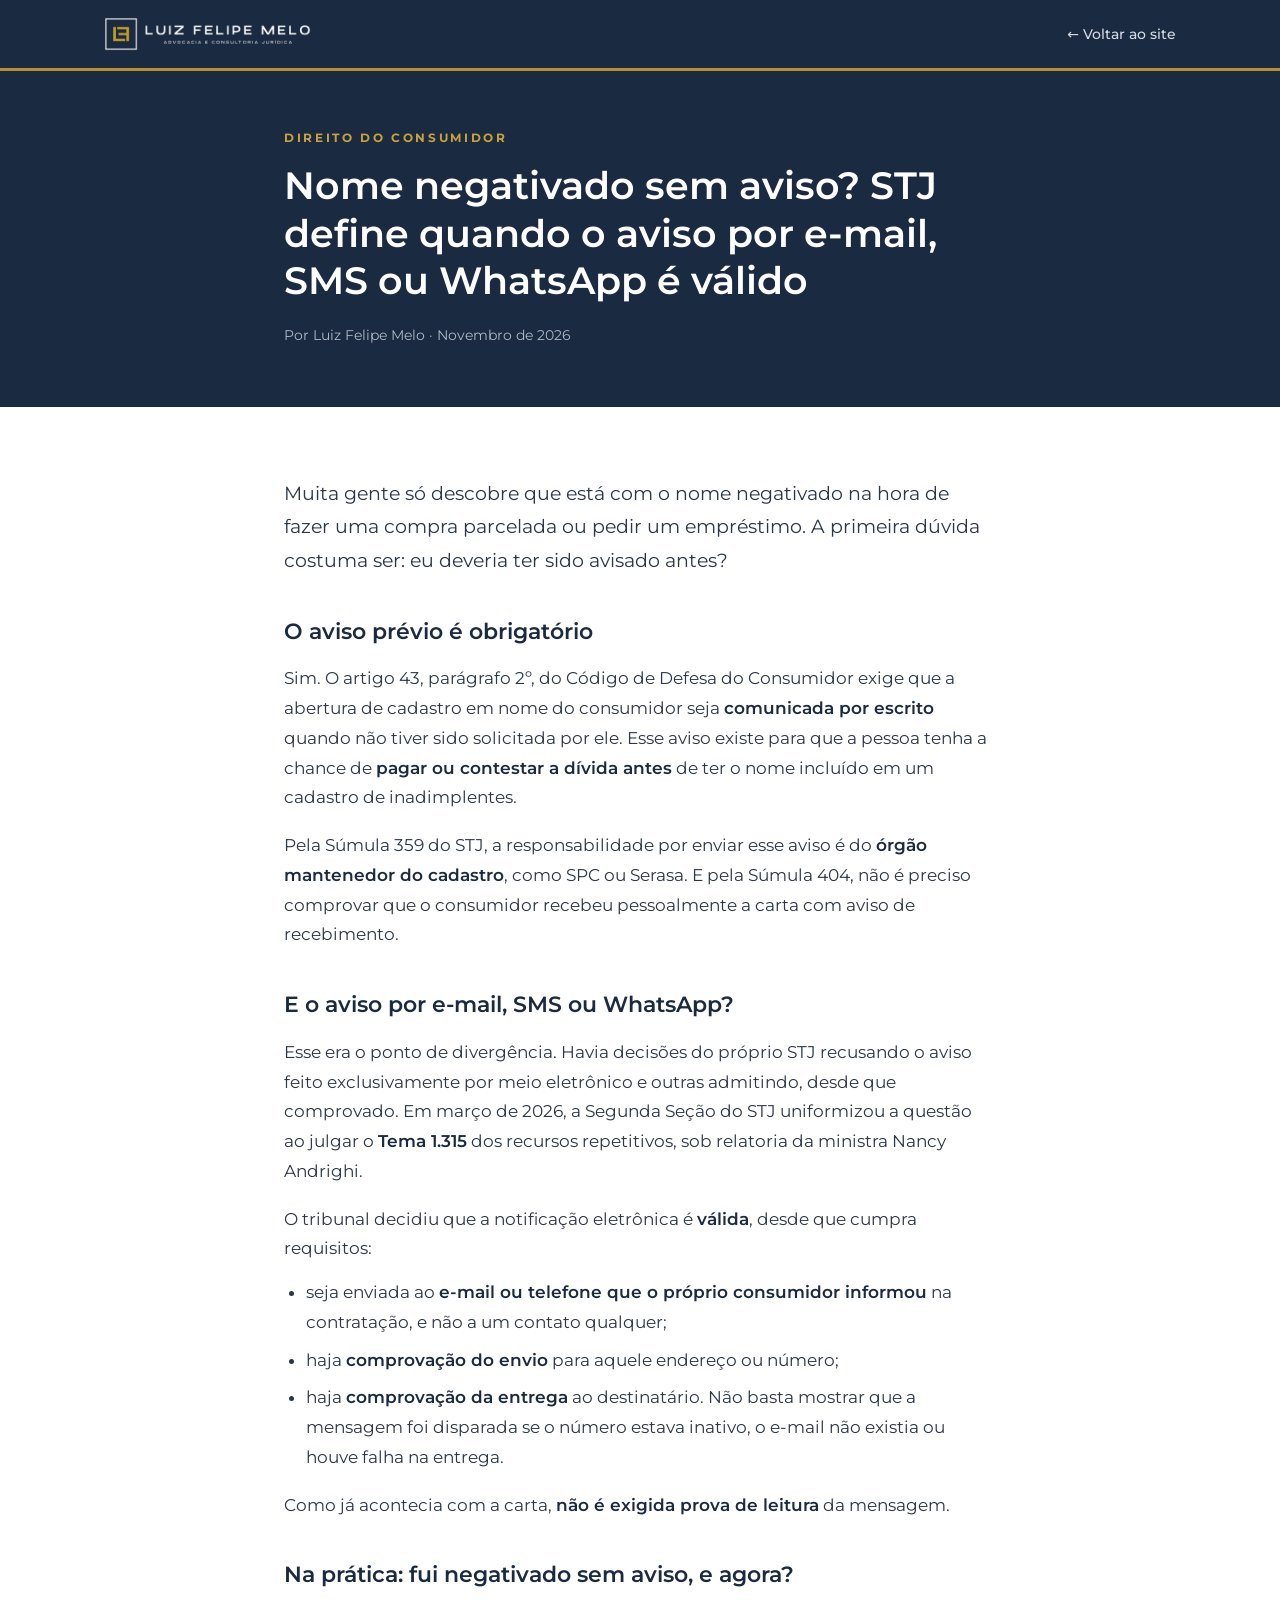
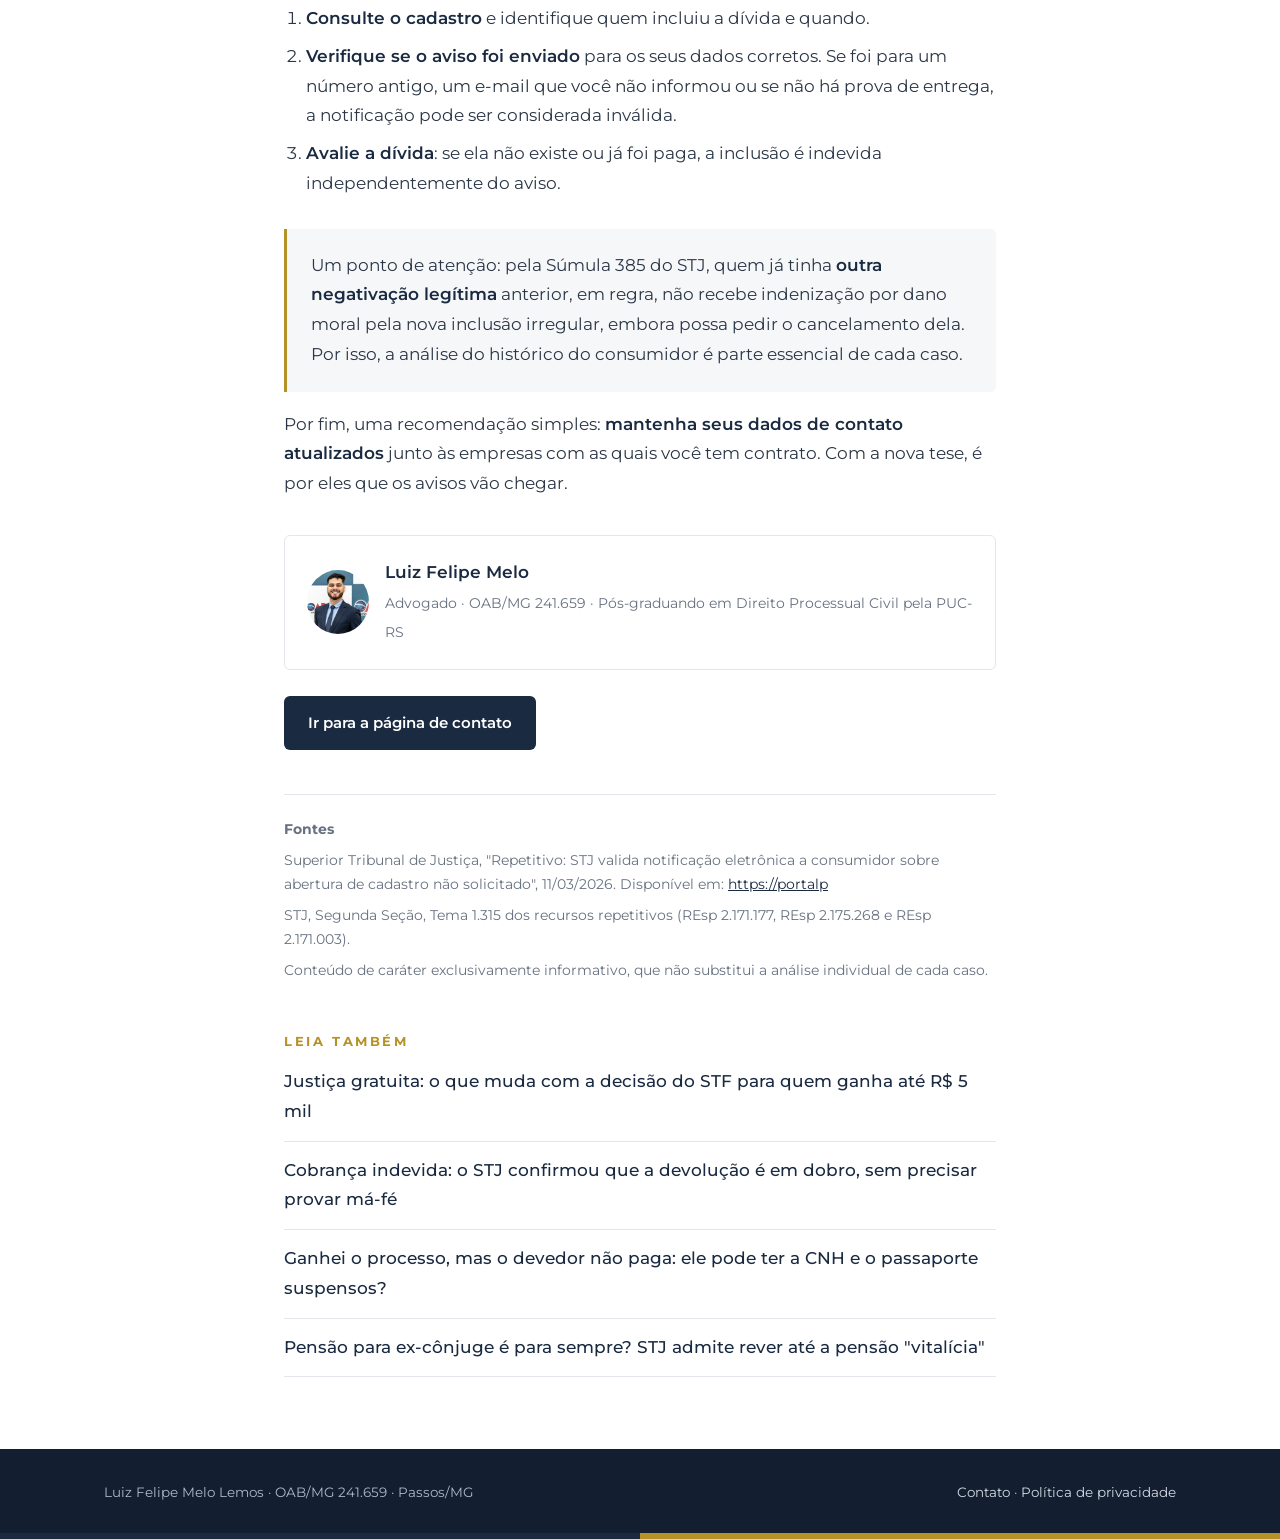
<file: artigos/nome-negativado-aviso-email-sms-whatsapp.html>
<!doctype html>
<html lang="pt-BR">
<head>
<meta charset="utf-8">
<meta name="viewport" content="width=device-width, initial-scale=1">
<title>Nome negativado sem aviso? STJ define quando o aviso por e-mail, SMS ou WhatsApp é válido | Luiz Felipe Melo Advocacia</title>
<meta name="description" content="O STJ decidiu em 2026 que o aviso prévio de negativação pode ser feito por meio eletrônico, desde que a entrega seja comprovada. Veja o que isso muda para quem teve o nome incluído no SPC ou no Serasa.">
<meta name="theme-color" content="#1A2A41">
<link rel="icon" type="image/png" href="../assets/favicon.png">
<link rel="apple-touch-icon" href="../assets/apple-touch-icon.png">
<link rel="canonical" href="https://luizfelipemelo-adv.github.io/artigos/nome-negativado-aviso-email-sms-whatsapp.html">
<meta property="og:type" content="article">
<meta property="og:locale" content="pt_BR">
<meta property="og:title" content="Nome negativado sem aviso? STJ define quando o aviso por e-mail, SMS ou WhatsApp é válido">
<meta property="og:description" content="O STJ decidiu em 2026 que o aviso prévio de negativação pode ser feito por meio eletrônico, desde que a entrega seja comprovada. Veja o que isso muda para quem teve o nome incluído no SPC ou no Serasa.">
<meta property="og:image" content="https://luizfelipemelo-adv.github.io/assets/og.jpg">
<meta property="og:url" content="https://luizfelipemelo-adv.github.io/artigos/nome-negativado-aviso-email-sms-whatsapp.html">
<link rel="stylesheet" href="../assets/pagina.css">
</head>
<body>
<header class="nav"><div class="wrap">
  <a href="../index.html"><img src="../assets/logo-horizontal.png" alt="Luiz Felipe Melo - Advocacia e Consultoria Jurídica"></a>
  <a class="back" href="../index.html#artigos">&larr; Voltar ao site</a>
</div></header>

<section class="head"><div class="in">
  <div class="eyebrow">Direito do Consumidor</div>
  <h1>Nome negativado sem aviso? STJ define quando o aviso por e-mail, SMS ou WhatsApp é válido</h1>
  <div class="meta">Por Luiz Felipe Melo · Novembro de 2026</div>
</div></section>
<article class="body"><div class="in">

<p class="lead">Muita gente só descobre que está com o nome negativado na hora de fazer uma compra parcelada ou pedir um empréstimo. A primeira dúvida costuma ser: eu deveria ter sido avisado antes?</p>

<h2>O aviso prévio é obrigatório</h2>
<p>Sim. O artigo 43, parágrafo 2º, do Código de Defesa do Consumidor exige que a abertura de cadastro em nome do consumidor seja <strong>comunicada por escrito</strong> quando não tiver sido solicitada por ele. Esse aviso existe para que a pessoa tenha a chance de <strong>pagar ou contestar a dívida antes</strong> de ter o nome incluído em um cadastro de inadimplentes.</p>
<p>Pela Súmula 359 do STJ, a responsabilidade por enviar esse aviso é do <strong>órgão mantenedor do cadastro</strong>, como SPC ou Serasa. E pela Súmula 404, não é preciso comprovar que o consumidor recebeu pessoalmente a carta com aviso de recebimento.</p>

<h2>E o aviso por e-mail, SMS ou WhatsApp?</h2>
<p>Esse era o ponto de divergência. Havia decisões do próprio STJ recusando o aviso feito exclusivamente por meio eletrônico e outras admitindo, desde que comprovado. Em março de 2026, a Segunda Seção do STJ uniformizou a questão ao julgar o <strong>Tema 1.315</strong> dos recursos repetitivos, sob relatoria da ministra Nancy Andrighi.</p>
<p>O tribunal decidiu que a notificação eletrônica é <strong>válida</strong>, desde que cumpra requisitos:</p>
<ul>
  <li>seja enviada ao <strong>e-mail ou telefone que o próprio consumidor informou</strong> na contratação, e não a um contato qualquer;</li>
  <li>haja <strong>comprovação do envio</strong> para aquele endereço ou número;</li>
  <li>haja <strong>comprovação da entrega</strong> ao destinatário. Não basta mostrar que a mensagem foi disparada se o número estava inativo, o e-mail não existia ou houve falha na entrega.</li>
</ul>
<p>Como já acontecia com a carta, <strong>não é exigida prova de leitura</strong> da mensagem.</p>

<h2>Na prática: fui negativado sem aviso, e agora?</h2>
<ol>
  <li><strong>Consulte o cadastro</strong> e identifique quem incluiu a dívida e quando.</li>
  <li><strong>Verifique se o aviso foi enviado</strong> para os seus dados corretos. Se foi para um número antigo, um e-mail que você não informou ou se não há prova de entrega, a notificação pode ser considerada inválida.</li>
  <li><strong>Avalie a dívida</strong>: se ela não existe ou já foi paga, a inclusão é indevida independentemente do aviso.</li>
</ol>
<div class="box"><p>Um ponto de atenção: pela Súmula 385 do STJ, quem já tinha <strong>outra negativação legítima</strong> anterior, em regra, não recebe indenização por dano moral pela nova inclusão irregular, embora possa pedir o cancelamento dela. Por isso, a análise do histórico do consumidor é parte essencial de cada caso.</p></div>
<p>Por fim, uma recomendação simples: <strong>mantenha seus dados de contato atualizados</strong> junto às empresas com as quais você tem contrato. Com a nova tese, é por eles que os avisos vão chegar.</p>

  <div class="author">
    <img src="../assets/foto-luiz-felipe.jpg" alt="Luiz Felipe Melo">
    <div><b>Luiz Felipe Melo</b><span>Advogado · OAB/MG 241.659 · Pós-graduando em Direito Processual Civil pela PUC-RS</span></div>
  </div>
  <a class="cta" href="../index.html#contato">Ir para a página de contato</a>
  <div class="fontes"><b>Fontes</b><p>Superior Tribunal de Justiça, "Repetitivo: STJ valida notificação eletrônica a consumidor sobre abertura de cadastro não solicitado", 11/03/2026. Disponível em: <a href="https://www.stj.jus.br/sites/portalp/Paginas/Comunicacao/Noticias/2026/11032026-Repetitivo-STJ-valida-notificacao-eletronica-a-consumidor-sobre-abertura-de-cadastro-nao-solicitado.aspx" target="_blank" rel="noopener">https://portalp</a></p><p>STJ, Segunda Seção, Tema 1.315 dos recursos repetitivos (REsp 2.171.177, REsp 2.175.268 e REsp 2.171.003).</p>
    <p>Conteúdo de caráter exclusivamente informativo, que não substitui a análise individual de cada caso.</p></div>
  <div class="more"><h3>Leia também</h3><a href="justica-gratuita-stf-renda-ate-5-mil.html">Justiça gratuita: o que muda com a decisão do STF para quem ganha até R$ 5 mil</a><a href="cobranca-indevida-devolucao-em-dobro.html">Cobrança indevida: o STJ confirmou que a devolução é em dobro, sem precisar provar má-fé</a><a href="devedor-cnh-passaporte-suspensos.html">Ganhei o processo, mas o devedor não paga: ele pode ter a CNH e o passaporte suspensos?</a><a href="pensao-ex-conjuge-vitalicia-pode-acabar.html">Pensão para ex-cônjuge é para sempre? STJ admite rever até a pensão "vitalícia"</a></div>
</div></article>
<footer>
  <div class="in"><span>Luiz Felipe Melo Lemos · OAB/MG 241.659 · Passos/MG</span>
  <span><a href="../index.html#contato">Contato</a> · <a href="../politica-de-privacidade.html">Política de privacidade</a></span></div>
  <div class="bar"><i></i><i></i></div>
</footer>
</body>
</html>
</file>
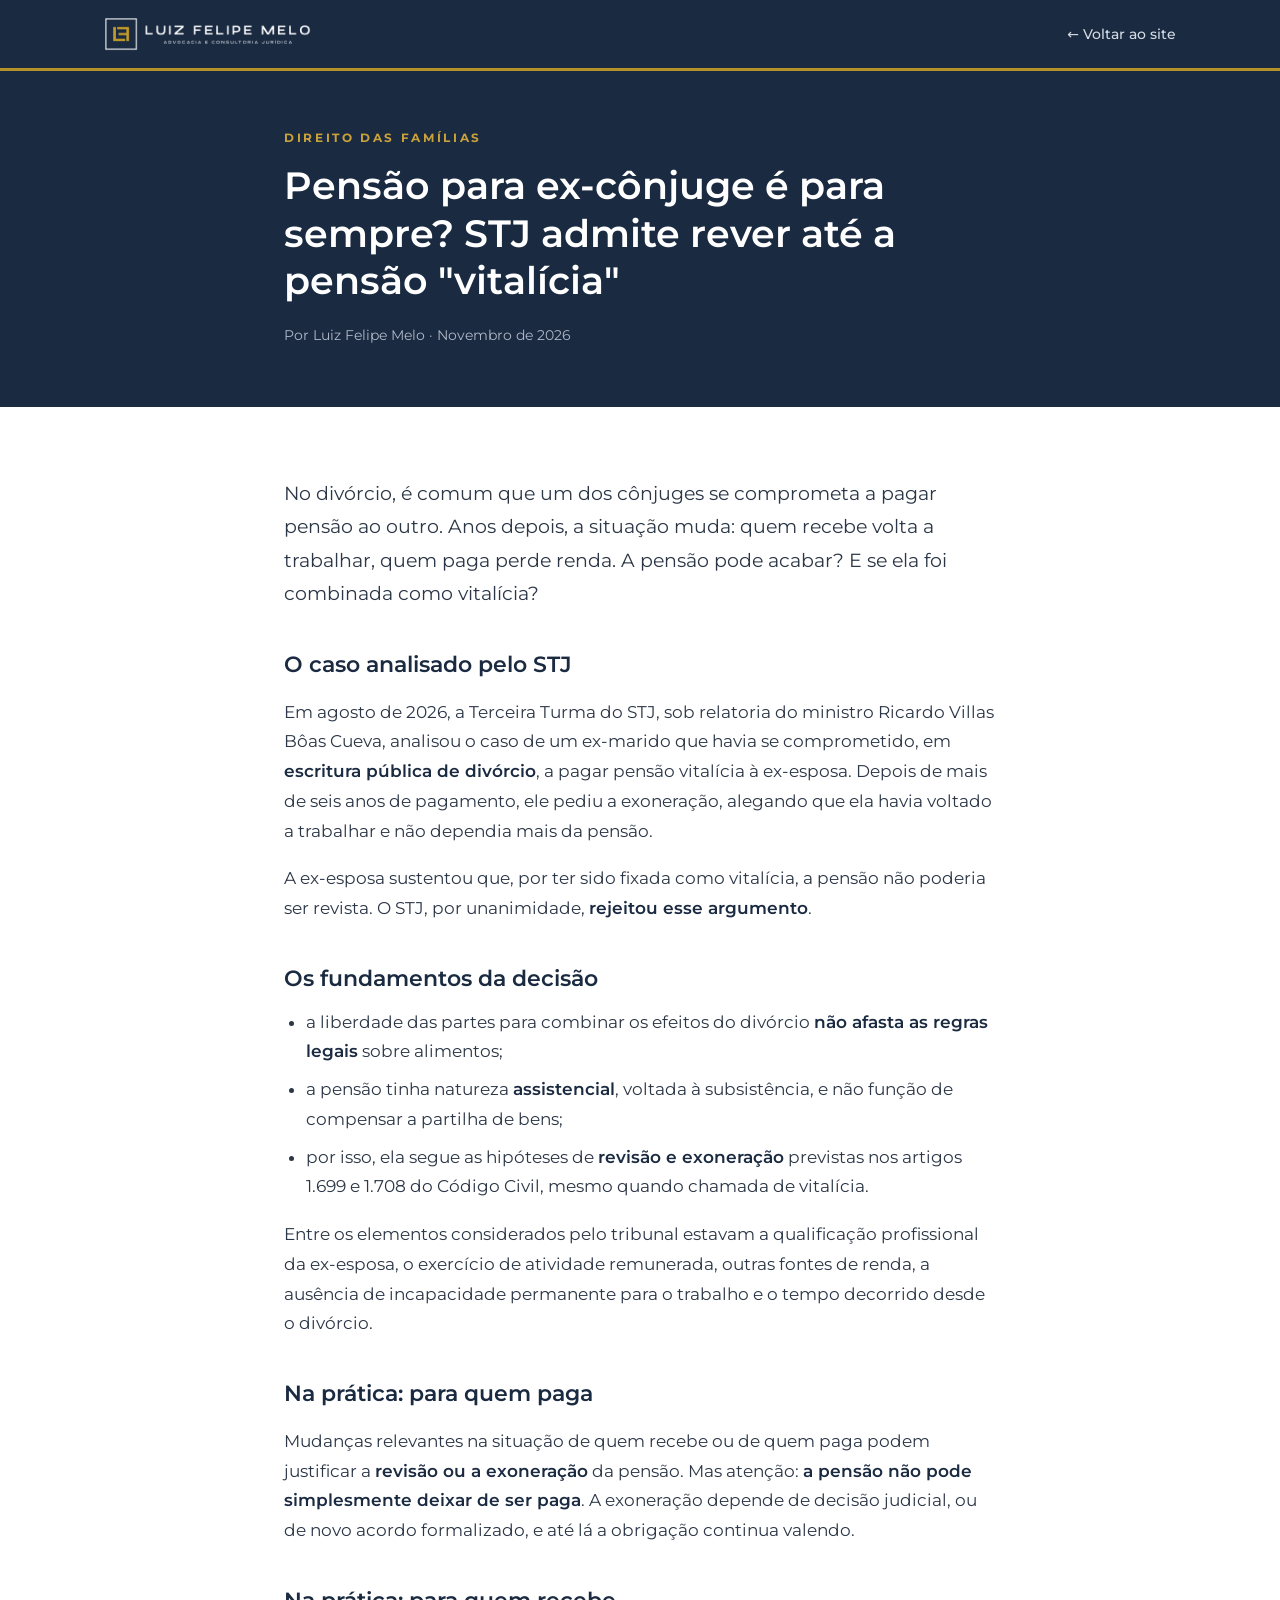
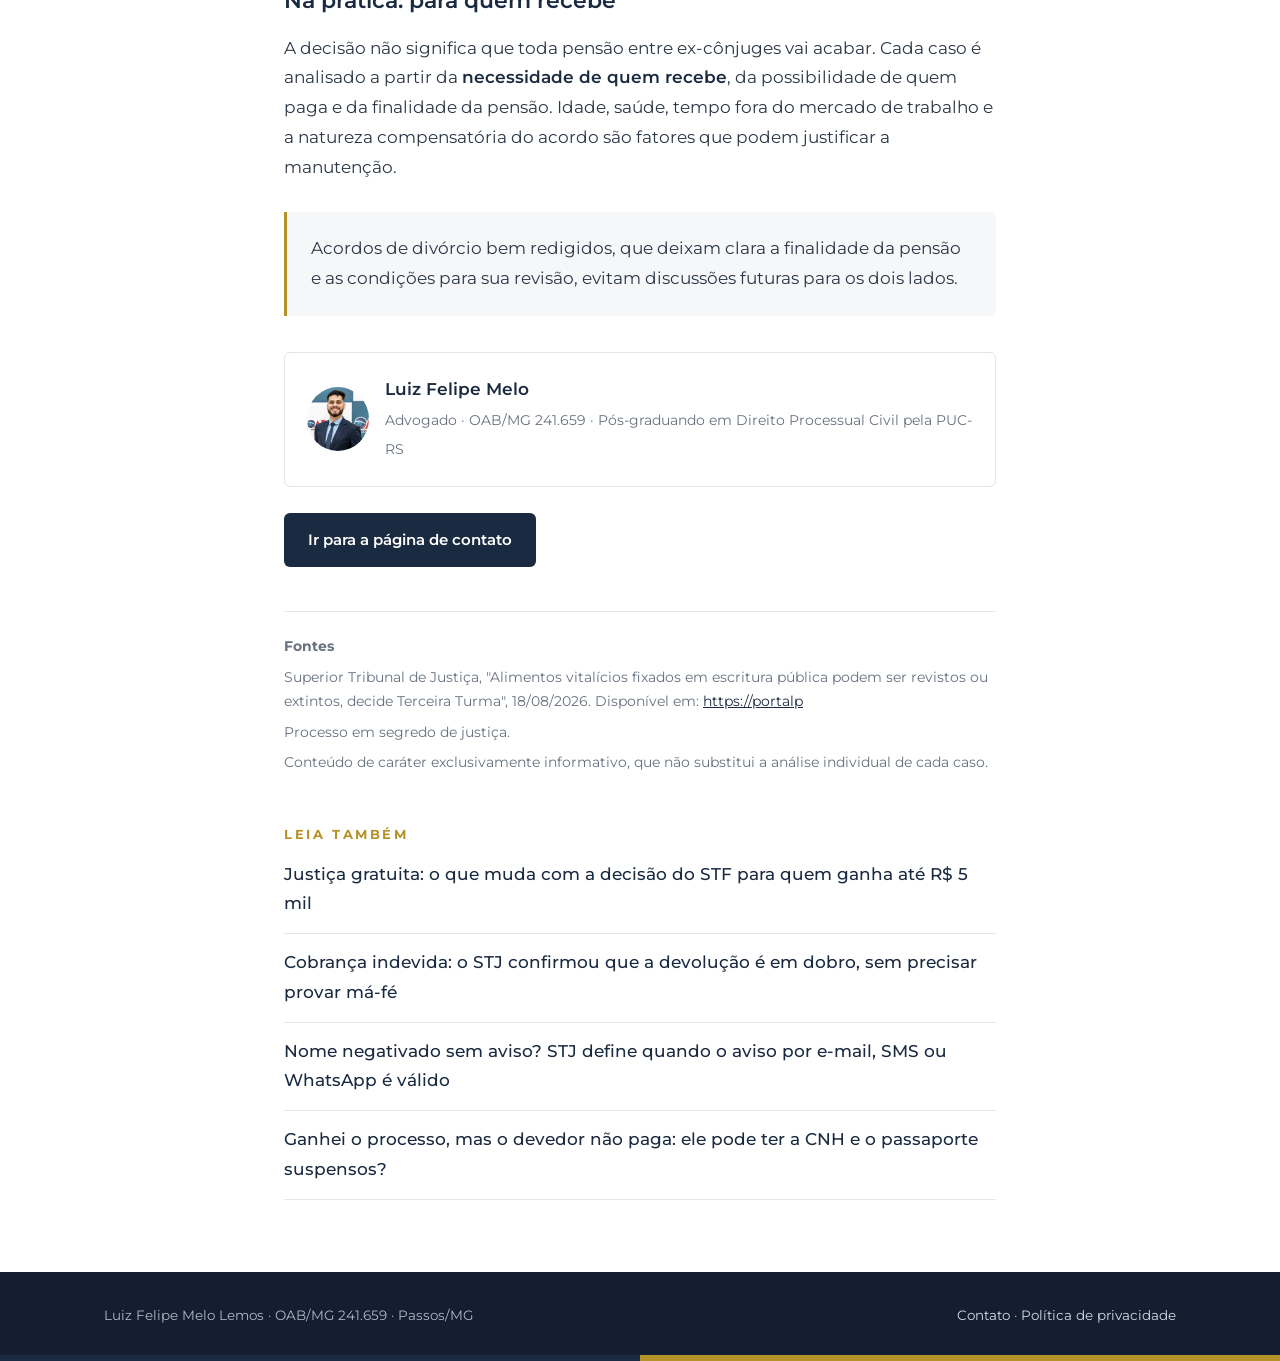
<file: artigos/pensao-ex-conjuge-vitalicia-pode-acabar.html>
<!doctype html>
<html lang="pt-BR">
<head>
<meta charset="utf-8">
<meta name="viewport" content="width=device-width, initial-scale=1">
<title>Pensão para ex-cônjuge é para sempre? STJ admite rever até a pensão "vitalícia" | Luiz Felipe Melo Advocacia</title>
<meta name="description" content="Em agosto de 2026, o STJ decidiu que até a pensão fixada como vitalícia em escritura de divórcio pode ser revista ou extinta quando as circunstâncias mudam. Entenda.">
<meta name="theme-color" content="#1A2A41">
<link rel="icon" type="image/png" href="../assets/favicon.png">
<link rel="apple-touch-icon" href="../assets/apple-touch-icon.png">
<link rel="canonical" href="https://luizfelipemelo-adv.github.io/artigos/pensao-ex-conjuge-vitalicia-pode-acabar.html">
<meta property="og:type" content="article">
<meta property="og:locale" content="pt_BR">
<meta property="og:title" content="Pensão para ex-cônjuge é para sempre? STJ admite rever até a pensão "vitalícia"">
<meta property="og:description" content="Em agosto de 2026, o STJ decidiu que até a pensão fixada como vitalícia em escritura de divórcio pode ser revista ou extinta quando as circunstâncias mudam. Entenda.">
<meta property="og:image" content="https://luizfelipemelo-adv.github.io/assets/og.jpg">
<meta property="og:url" content="https://luizfelipemelo-adv.github.io/artigos/pensao-ex-conjuge-vitalicia-pode-acabar.html">
<link rel="stylesheet" href="../assets/pagina.css">
</head>
<body>
<header class="nav"><div class="wrap">
  <a href="../index.html"><img src="../assets/logo-horizontal.png" alt="Luiz Felipe Melo - Advocacia e Consultoria Jurídica"></a>
  <a class="back" href="../index.html#artigos">&larr; Voltar ao site</a>
</div></header>

<section class="head"><div class="in">
  <div class="eyebrow">Direito das Famílias</div>
  <h1>Pensão para ex-cônjuge é para sempre? STJ admite rever até a pensão "vitalícia"</h1>
  <div class="meta">Por Luiz Felipe Melo · Novembro de 2026</div>
</div></section>
<article class="body"><div class="in">

<p class="lead">No divórcio, é comum que um dos cônjuges se comprometa a pagar pensão ao outro. Anos depois, a situação muda: quem recebe volta a trabalhar, quem paga perde renda. A pensão pode acabar? E se ela foi combinada como vitalícia?</p>

<h2>O caso analisado pelo STJ</h2>
<p>Em agosto de 2026, a Terceira Turma do STJ, sob relatoria do ministro Ricardo Villas Bôas Cueva, analisou o caso de um ex-marido que havia se comprometido, em <strong>escritura pública de divórcio</strong>, a pagar pensão vitalícia à ex-esposa. Depois de mais de seis anos de pagamento, ele pediu a exoneração, alegando que ela havia voltado a trabalhar e não dependia mais da pensão.</p>
<p>A ex-esposa sustentou que, por ter sido fixada como vitalícia, a pensão não poderia ser revista. O STJ, por unanimidade, <strong>rejeitou esse argumento</strong>.</p>

<h2>Os fundamentos da decisão</h2>
<ul>
  <li>a liberdade das partes para combinar os efeitos do divórcio <strong>não afasta as regras legais</strong> sobre alimentos;</li>
  <li>a pensão tinha natureza <strong>assistencial</strong>, voltada à subsistência, e não função de compensar a partilha de bens;</li>
  <li>por isso, ela segue as hipóteses de <strong>revisão e exoneração</strong> previstas nos artigos 1.699 e 1.708 do Código Civil, mesmo quando chamada de vitalícia.</li>
</ul>
<p>Entre os elementos considerados pelo tribunal estavam a qualificação profissional da ex-esposa, o exercício de atividade remunerada, outras fontes de renda, a ausência de incapacidade permanente para o trabalho e o tempo decorrido desde o divórcio.</p>

<h2>Na prática: para quem paga</h2>
<p>Mudanças relevantes na situação de quem recebe ou de quem paga podem justificar a <strong>revisão ou a exoneração</strong> da pensão. Mas atenção: <strong>a pensão não pode simplesmente deixar de ser paga</strong>. A exoneração depende de decisão judicial, ou de novo acordo formalizado, e até lá a obrigação continua valendo.</p>

<h2>Na prática: para quem recebe</h2>
<p>A decisão não significa que toda pensão entre ex-cônjuges vai acabar. Cada caso é analisado a partir da <strong>necessidade de quem recebe</strong>, da possibilidade de quem paga e da finalidade da pensão. Idade, saúde, tempo fora do mercado de trabalho e a natureza compensatória do acordo são fatores que podem justificar a manutenção.</p>
<div class="box"><p>Acordos de divórcio bem redigidos, que deixam clara a finalidade da pensão e as condições para sua revisão, evitam discussões futuras para os dois lados.</p></div>

  <div class="author">
    <img src="../assets/foto-luiz-felipe.jpg" alt="Luiz Felipe Melo">
    <div><b>Luiz Felipe Melo</b><span>Advogado · OAB/MG 241.659 · Pós-graduando em Direito Processual Civil pela PUC-RS</span></div>
  </div>
  <a class="cta" href="../index.html#contato">Ir para a página de contato</a>
  <div class="fontes"><b>Fontes</b><p>Superior Tribunal de Justiça, "Alimentos vitalícios fixados em escritura pública podem ser revistos ou extintos, decide Terceira Turma", 18/08/2026. Disponível em: <a href="https://www.stj.jus.br/sites/portalp/Paginas/Comunicacao/Noticias/2026/18082026-Alimentos-vitalicios-fixados-em-escritura-publica-podem-ser-revistos-ou-extintos--decide-Terceira-Turma.aspx" target="_blank" rel="noopener">https://portalp</a></p><p>Processo em segredo de justiça.</p>
    <p>Conteúdo de caráter exclusivamente informativo, que não substitui a análise individual de cada caso.</p></div>
  <div class="more"><h3>Leia também</h3><a href="justica-gratuita-stf-renda-ate-5-mil.html">Justiça gratuita: o que muda com a decisão do STF para quem ganha até R$ 5 mil</a><a href="cobranca-indevida-devolucao-em-dobro.html">Cobrança indevida: o STJ confirmou que a devolução é em dobro, sem precisar provar má-fé</a><a href="nome-negativado-aviso-email-sms-whatsapp.html">Nome negativado sem aviso? STJ define quando o aviso por e-mail, SMS ou WhatsApp é válido</a><a href="devedor-cnh-passaporte-suspensos.html">Ganhei o processo, mas o devedor não paga: ele pode ter a CNH e o passaporte suspensos?</a></div>
</div></article>
<footer>
  <div class="in"><span>Luiz Felipe Melo Lemos · OAB/MG 241.659 · Passos/MG</span>
  <span><a href="../index.html#contato">Contato</a> · <a href="../politica-de-privacidade.html">Política de privacidade</a></span></div>
  <div class="bar"><i></i><i></i></div>
</footer>
</body>
</html>
</file>
<file: assets/pagina.css>
@font-face { font-family: "Montserrat"; font-weight: 400; font-display: swap; src: url("fonts/montserrat-latin-400-normal.woff2") format("woff2"); }
@font-face { font-family: "Montserrat"; font-weight: 500; font-display: swap; src: url("fonts/montserrat-latin-500-normal.woff2") format("woff2"); }
@font-face { font-family: "Montserrat"; font-weight: 600; font-display: swap; src: url("fonts/montserrat-latin-600-normal.woff2") format("woff2"); }
@font-face { font-family: "Montserrat"; font-weight: 700; font-display: swap; src: url("fonts/montserrat-latin-700-normal.woff2") format("woff2"); }

:root { --navy: #1A2A41; --navy-deep: #131F31; --gold: #B59227; --gold-light: #C9A23A; --text: #2B3646; --grey: #677180; --hair: #E3E6EB; --paper: #F6F7F9; --r: 6px; }
* { box-sizing: border-box; margin: 0; padding: 0; }
body { font-family: "Montserrat", system-ui, sans-serif; color: var(--text); background: #fff; line-height: 1.75; font-size: 17px; -webkit-font-smoothing: antialiased; }
a { color: var(--navy); }
img { max-width: 100%; display: block; }

.nav { background: var(--navy); border-bottom: 3px solid var(--gold); }
.nav .wrap { max-width: 1120px; margin: 0 auto; padding: 0 24px; height: 68px; display: flex; align-items: center; justify-content: space-between; }
.nav img { height: 34px; width: auto; }
.nav a.back { color: #D5DBE4; text-decoration: none; font-size: 14px; font-weight: 500; }
.nav a.back:hover { color: #fff; }

.head { background: var(--navy); color: #fff; padding: 56px 0 60px; }
.head .in, .body .in { max-width: 760px; margin: 0 auto; padding: 0 24px; }
.eyebrow { font-size: 12px; font-weight: 700; letter-spacing: .22em; text-transform: uppercase; color: var(--gold-light); }
.head h1 { font-size: clamp(26px, 4vw, 38px); line-height: 1.25; font-weight: 600; margin-top: 14px; }
.head .meta { font-size: 14px; color: #AEB8C7; margin-top: 18px; }

.body { padding: 52px 0 72px; }
.body p { margin-top: 18px; }
.body h2 { font-size: 22px; font-weight: 600; color: var(--navy); margin-top: 40px; line-height: 1.35; }
.body ul, .body ol { margin: 14px 0 0 22px; }
.body li { margin-top: 8px; }
.body strong { color: var(--navy); font-weight: 600; }
.lead { font-size: 19px; color: var(--text); }
.box { margin-top: 30px; padding: 22px 24px; background: var(--paper); border-left: 3px solid var(--gold); border-radius: 0 var(--r) var(--r) 0; }
.box p:first-child { margin-top: 0; }
.fontes { margin-top: 44px; padding-top: 22px; border-top: 1px solid var(--hair); font-size: 14px; color: var(--grey); }
.fontes p { margin-top: 6px; }
.author { margin-top: 36px; display: flex; gap: 16px; align-items: center; padding: 22px; border: 1px solid var(--hair); border-radius: var(--r); }
.author img { width: 64px; height: 64px; border-radius: 50%; object-fit: cover; object-position: top; }
.author b { display: block; color: var(--navy); font-weight: 600; }
.author span { font-size: 14px; color: var(--grey); }
.cta { display: inline-block; margin-top: 26px; padding: 14px 24px; border-radius: var(--r); background: var(--navy); color: #fff; text-decoration: none; font-weight: 600; font-size: 15px; }
.cta:hover { background: var(--navy-deep); }
.more { margin-top: 48px; }
.more h3 { font-size: 13px; font-weight: 700; letter-spacing: .2em; text-transform: uppercase; color: var(--gold); }
.more a { display: block; padding: 14px 0; border-bottom: 1px solid var(--hair); text-decoration: none; font-weight: 500; color: var(--navy); }
.more a:hover { color: var(--gold); }

footer { background: var(--navy-deep); color: #AEB8C7; font-size: 13.5px; padding: 32px 0 0; }
footer .in { max-width: 1120px; margin: 0 auto; padding: 0 24px 28px; display: flex; justify-content: space-between; gap: 16px; flex-wrap: wrap; }
footer a { color: #D5DBE4; text-decoration: none; }
.bar { display: flex; height: 6px; } .bar i { flex: 1; background: var(--navy); } .bar i + i { background: var(--gold); }

@media (max-width: 700px) { body { font-size: 16px; } .head { padding: 40px 0 44px; } .body { padding: 36px 0 56px; } .lead { font-size: 17px; } }
</file>
